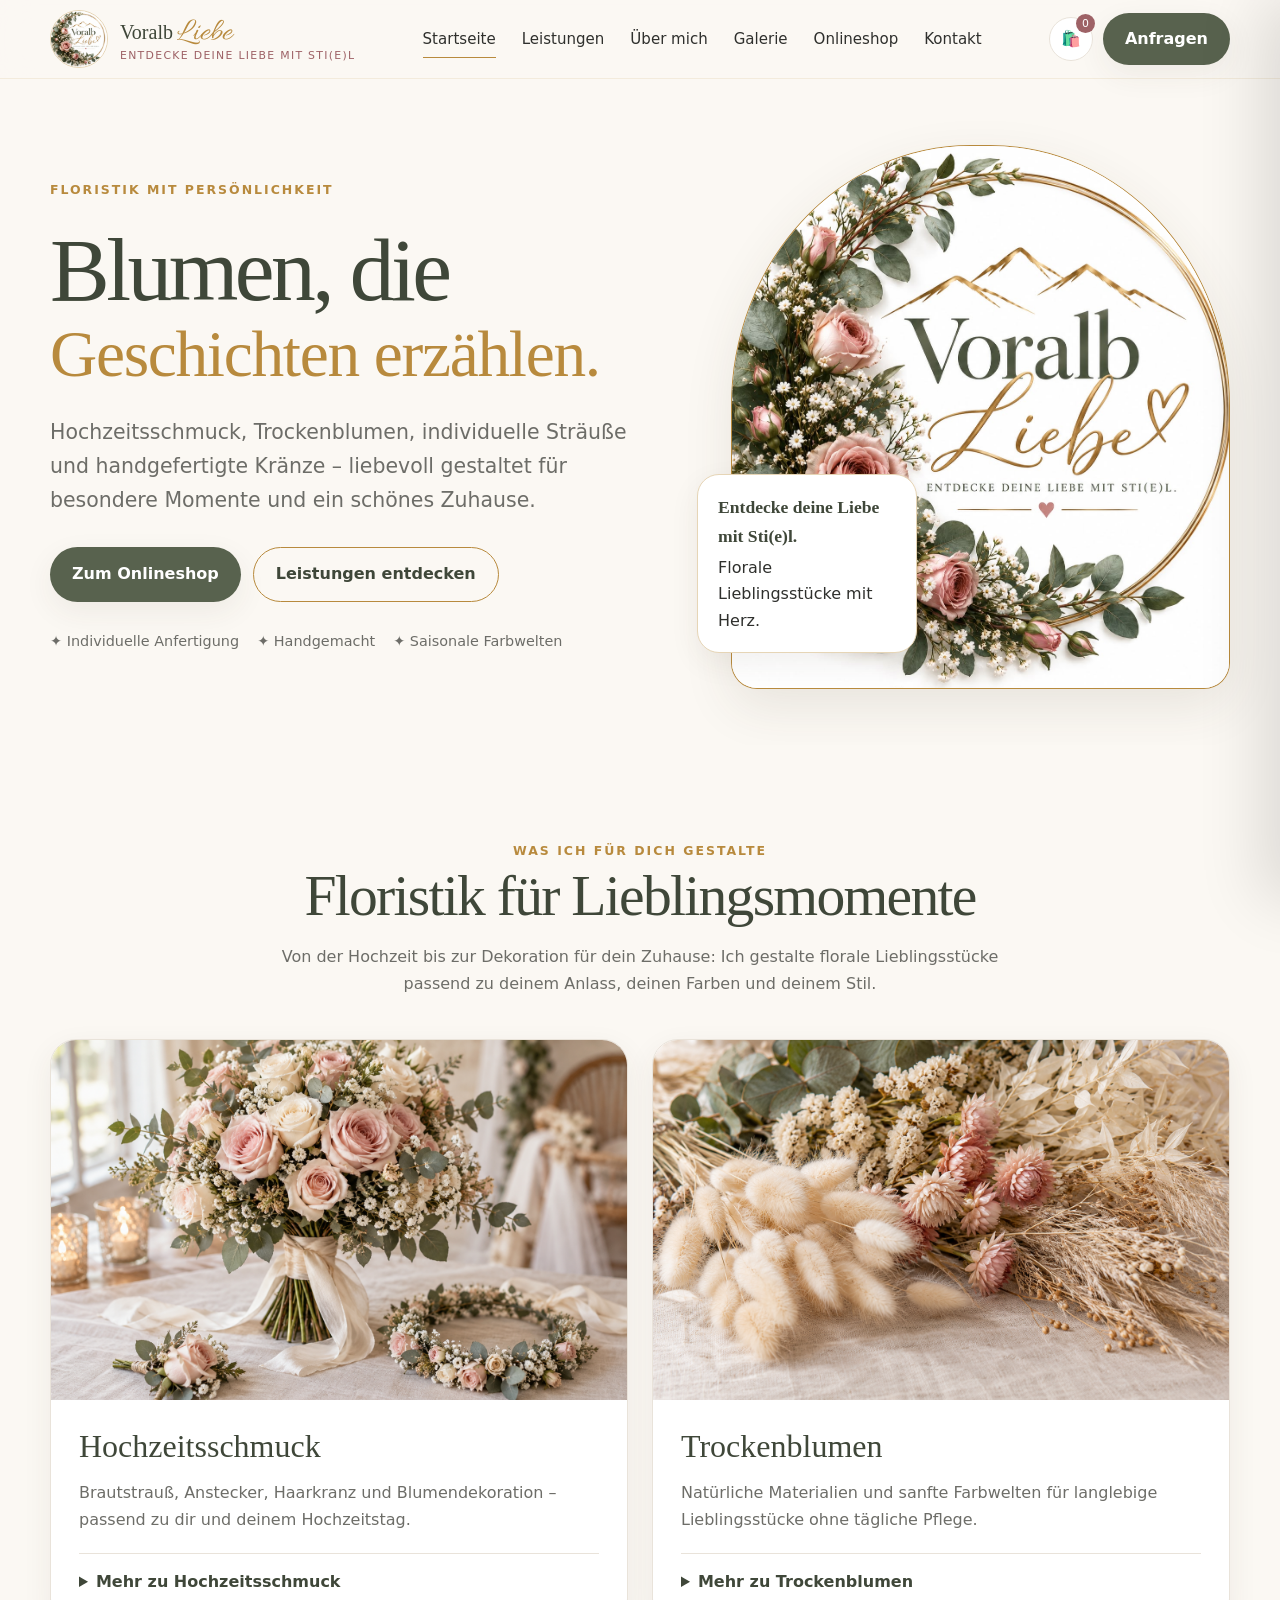
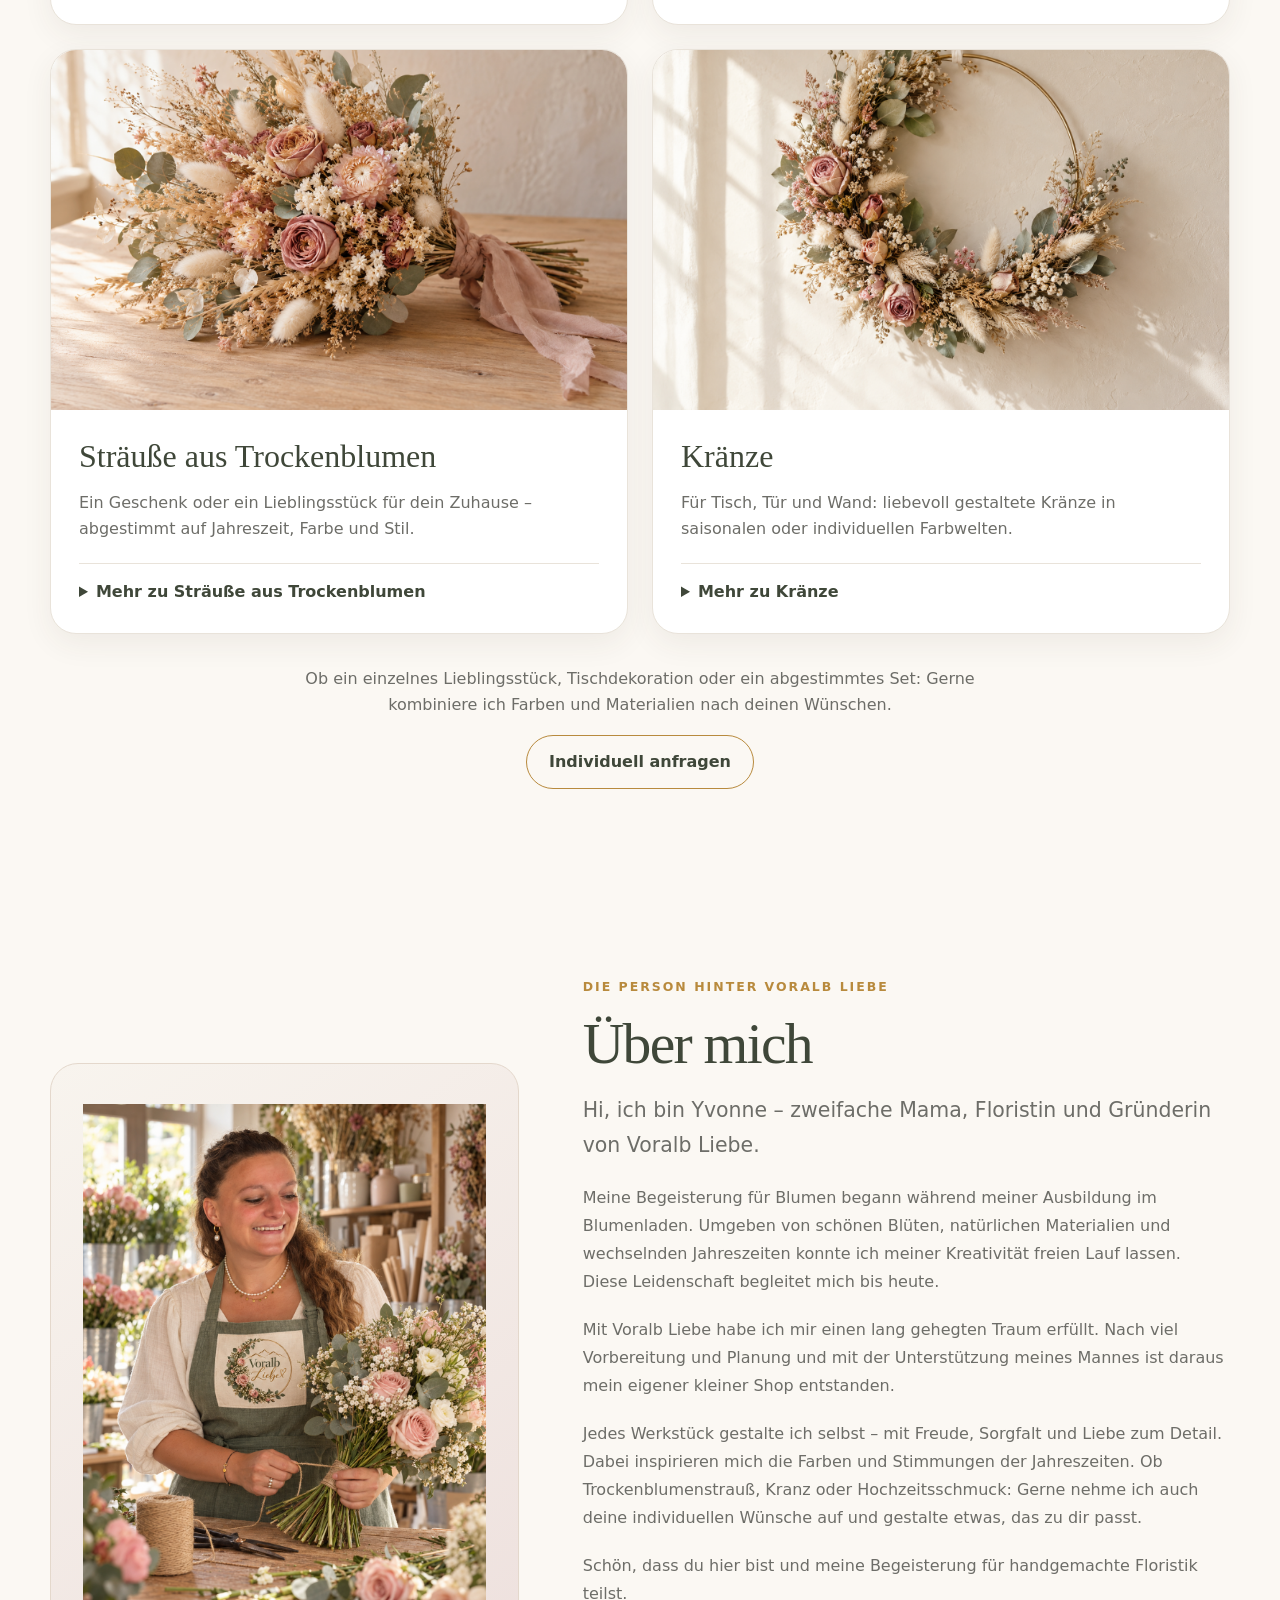
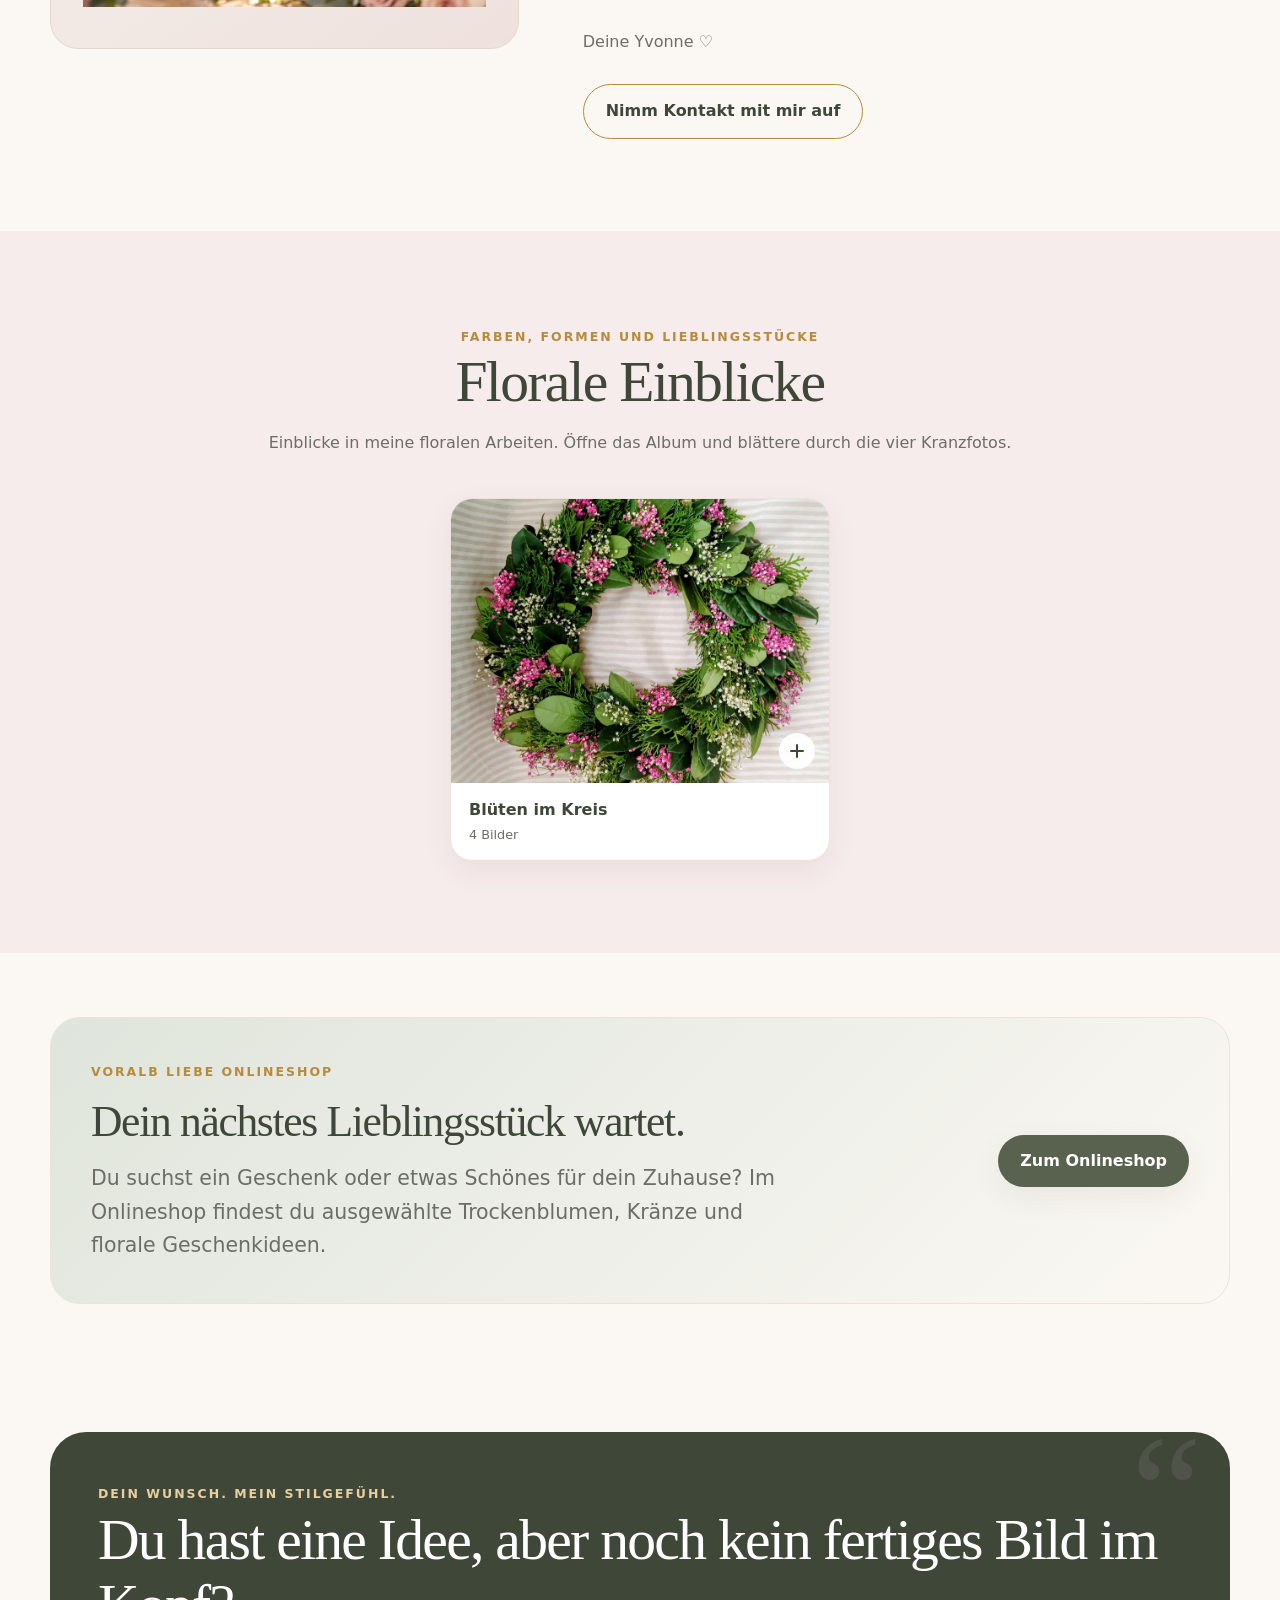
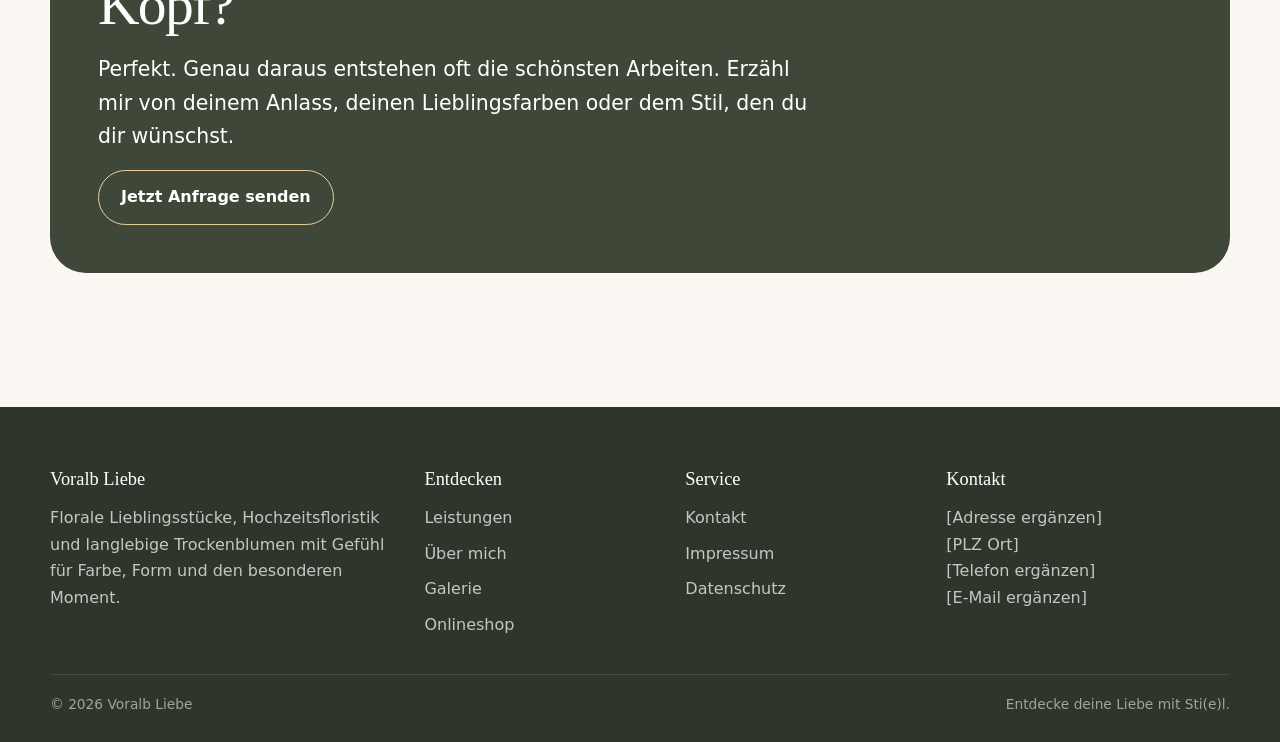
<file: index.html>
<!doctype html><html lang="de"><head><meta charset="utf-8"><meta name="viewport" content="width=device-width,initial-scale=1"><title>Voralb Liebe | Floristik, Trockenblumen & Hochzeitsschmuck</title><meta name="description" content="Voralb Liebe – handgemachte Floristik, Trockenblumen, Kränze, Sträuße und Hochzeitsschmuck. Entdecke deine Liebe mit Sti(e)l."><meta name="robots" content="index,follow"><link rel="canonical" href="https://voralbliebe.de/"><link rel="icon" href="logo-voralbliebe.jpg"><link rel="stylesheet" href="styles.css">
<meta property="og:title" content="Voralb Liebe | Floristik, Trockenblumen & Hochzeitsschmuck"><meta property="og:description" content="Voralb Liebe – handgemachte Floristik, Trockenblumen, Kränze, Sträuße und Hochzeitsschmuck. Entdecke deine Liebe mit Sti(e)l."><meta property="og:type" content="website"><meta property="og:locale" content="de_DE"><script type="application/ld+json">{"@context":"https://schema.org","@type":"Florist","name":"Voralb Liebe","url":"https://voralbliebe.de","description":"Voralb Liebe – handgemachte Floristik, Trockenblumen, Kränze, Sträuße und Hochzeitsschmuck. Entdecke deine Liebe mit Sti(e)l.","slogan":"Entdecke deine Liebe mit Sti(e)l"}</script></head><body><header class="header"><div class="container nav"><a class="brand" href="index.html"><img src="logo-voralbliebe.jpg" alt="Voralb Liebe Logo"><span class="brand-copy"><strong>Voralb <span class="brand-liebe">Liebe</span></strong><span>Entdecke deine Liebe mit Sti(e)l</span></span></a><nav class="navlinks" id="navLinks" aria-label="Hauptnavigation">
  <a href="index.html">Startseite</a>
  <a href="index.html#leistungen">Leistungen</a>
  <a href="index.html#ueber-mich">Über mich</a>
  <a href="index.html#galerie">Galerie</a>
  <a href="shop.html">Onlineshop</a>
  <a href="kontakt.html">Kontakt</a>
</nav><div class="nav-actions"><button class="icon-btn" id="cartBtn" aria-label="Warenkorb">🛍️<span class="cart-count">0</span></button><a class="btn btn-primary" href="kontakt.html">Anfragen</a><button class="menu-btn" id="menuBtn" type="button" aria-label="Menü öffnen" aria-controls="navLinks" aria-expanded="false">☰</button></div></div></header><main>
<section class="hero"><div class="container hero-grid"><div class="hero-copy"><div class="eyebrow">Floristik mit Persönlichkeit</div><h1>Blumen, die <span class="script">Geschichten erzählen.</span></h1><p class="lead">Hochzeitsschmuck, Trockenblumen, individuelle Sträuße und handgefertigte Kränze – liebevoll gestaltet für besondere Momente und ein schönes Zuhause.</p><div class="hero-actions"><a class="btn btn-primary" href="shop.html">Zum Onlineshop</a><a class="btn btn-secondary" href="#leistungen">Leistungen entdecken</a></div><div class="hero-note"><span>✦ Individuelle Anfertigung</span><span>✦ Handgemacht</span><span>✦ Saisonale Farbwelten</span></div></div><div class="hero-visual"><div class="hero-frame"><img src="logo-voralbliebe.jpg" alt="Voralb Liebe – florales Logo"></div><div class="hero-badge"><strong>Entdecke deine Liebe mit Sti(e)l.</strong><span>Florale Lieblingsstücke mit Herz.</span></div></div></div></section>

<section class="section" id="leistungen" aria-labelledby="leistungen-title">
  <div class="container">
    <div class="section-head center">
      <span class="eyebrow">Was ich für dich gestalte</span>
      <h2 id="leistungen-title">Floristik für Lieblingsmomente</h2>
      <p>Von der Hochzeit bis zur Dekoration für dein Zuhause: Ich gestalte florale Lieblingsstücke passend zu deinem Anlass, deinen Farben und deinem Stil.</p>
    </div>
    <div class="service-overview"><article class="service-feature" id="hochzeit">
  <img class="service-feature-image" src="Zarter%20Brautstrau%C3%9F%20mit%20Boutonni%C3%A8re%20und%20Haarkranz.png" alt="Hochzeitsschmuck in Rosé-, Creme- und Naturtönen" loading="lazy" decoding="async" width="1448" height="1086">
  <div class="service-feature-copy">
    <h3>Hochzeitsschmuck</h3>
    <p>Brautstrauß, Anstecker, Haarkranz und Blumendekoration – passend zu dir und deinem Hochzeitstag.</p>
    <details class="service-details"><summary>Mehr zu Hochzeitsschmuck</summary><ul><li>Brautstrauß – gebunden oder als Hoop, auf Wunsch auch mit abgewinkelter Rose</li><li>Anstecker für ihn &amp; sie</li><li>Blumenhaarkranz</li><li>Individuelle Gestaltung nach deinem Wunsch und deiner Hochzeitsdekoration</li><li>Ausgewählte Blumen später auch im Shop erhältlich</li></ul></details>
  </div>
</article>
<article class="service-feature" id="trockenblumen">
  <img class="service-feature-image" src="Getrocknete%20Bl%C3%BCten%20in%20zarten%20Naturt%C3%B6nen.png" alt="Trockenblumen in Rosé-, Creme- und Naturtönen" loading="lazy" decoding="async" width="1448" height="1086">
  <div class="service-feature-copy">
    <h3>Trockenblumen</h3>
    <p>Natürliche Materialien und sanfte Farbwelten für langlebige Lieblingsstücke ohne tägliche Pflege.</p>
    <details class="service-details"><summary>Mehr zu Trockenblumen</summary><ul><li>Besonders langlebig</li><li>Benötigen kein Wasser</li><li>Keine direkte Sonne – so bleiben Farben möglichst lange schön</li><li>Harmonische Farbkombinationen</li><li>Stelle dir deinen eigenen Strauß zusammen</li></ul></details>
  </div>
</article>
<article class="service-feature" id="straeusse">
  <img class="service-feature-image" src="Handgebundener%20Trockenblumenstrau%C3%9F%20in%20Altrosa.png" alt="Sträuße aus Trockenblumen in Rosé-, Creme- und Naturtönen" loading="lazy" decoding="async" width="1448" height="1086">
  <div class="service-feature-copy">
    <h3>Sträuße aus Trockenblumen</h3>
    <p>Ein Geschenk oder ein Lieblingsstück für dein Zuhause – abgestimmt auf Jahreszeit, Farbe und Stil.</p>
    <details class="service-details"><summary>Mehr zu Sträuße aus Trockenblumen</summary><ul><li>Sträuße passend zu jeder Jahreszeit</li><li>Individuell bestellbar nach deinem Wunsch</li><li>Farbwelt und Stil frei kombinierbar</li><li>Ausgewählte Varianten im Onlineshop</li></ul></details>
  </div>
</article>
<article class="service-feature" id="kraenze">
  <img class="service-feature-image" src="Zarter%20Trockenblumenkranz%20mit%20Eukalyptus.png" alt="Kränze in Rosé-, Creme- und Naturtönen" loading="lazy" decoding="async" width="1448" height="1086">
  <div class="service-feature-copy">
    <h3>Kränze</h3>
    <p>Für Tisch, Tür und Wand: liebevoll gestaltete Kränze in saisonalen oder individuellen Farbwelten.</p>
    <details class="service-details"><summary>Mehr zu Kränze</summary><ul><li>Blumenkränze für den Tisch</li><li>Türkränze</li><li>Blumenkränze zur Wandgestaltung</li><li>Saisonale und individuelle Ausführungen</li></ul></details>
  </div>
</article></div>
    <div class="service-closing">
      <p>Ob ein einzelnes Lieblingsstück, Tischdekoration oder ein abgestimmtes Set: Gerne kombiniere ich Farben und Materialien nach deinen Wünschen.</p>
      <a class="btn btn-secondary" href="kontakt.html">Individuell anfragen</a>
    </div>
  </div>
</section>

<section class="section" id="ueber-mich" aria-labelledby="ueber-mich-title">
  <div class="container about-grid">
    <!-- Diesen gesamten figure-Block später durch dein Porträtfoto ersetzen. -->
    <figure class="about-portrait"> 
	  <img src="Floristin bindet einen handgebundenen Strauß.png" alt="Yvonne von Voralb Liebe beim Binden eines Blumenstraußes">
	</figure>

    <div class="about-copy">
  <span class="eyebrow">Die Person hinter Voralb Liebe</span>
  <h2 id="ueber-mich-title">Über mich</h2>

  <p class="lead">
    Hi, ich bin Yvonne – zweifache Mama, Floristin und Gründerin von Voralb Liebe.
  </p>

  <p>
    Meine Begeisterung für Blumen begann während meiner Ausbildung im Blumenladen.
    Umgeben von schönen Blüten, natürlichen Materialien und wechselnden Jahreszeiten
    konnte ich meiner Kreativität freien Lauf lassen. Diese Leidenschaft begleitet
    mich bis heute.
  </p>

  <p>
    Mit Voralb Liebe habe ich mir einen lang gehegten Traum erfüllt.
    Nach viel Vorbereitung und Planung und mit der Unterstützung meines Mannes
    ist daraus mein eigener kleiner Shop entstanden.
  </p>

  <p>
    Jedes Werkstück gestalte ich selbst – mit Freude, Sorgfalt und Liebe zum Detail.
    Dabei inspirieren mich die Farben und Stimmungen der Jahreszeiten.
    Ob Trockenblumenstrauß, Kranz oder Hochzeitsschmuck: Gerne nehme ich auch deine
    individuellen Wünsche auf und gestalte etwas, das zu dir passt.
  </p>

  <p>
    Schön, dass du hier bist und meine Begeisterung für handgemachte Floristik teilst.
  </p>

  <p>Deine Yvonne ♡</p>

  <a class="btn btn-secondary" href="kontakt.html">
    Nimm Kontakt mit mir auf
  </a>
</div>
  </div>
</section>

<section class="section" id="galerie" aria-labelledby="galerie-title">
  <div class="container">
    <div class="section-head center"><span class="eyebrow">Farben, Formen und Lieblingsstücke</span><h2 id="galerie-title">Florale Einblicke</h2><p>Einblicke in meine floralen Arbeiten. Öffne das Album und blättere durch die vier Kranzfotos.</p></div>
    <div class="gallery-grid gallery-single"><a class="gallery-item" href="Kranz%201.jpg" data-gallery="kraenze" data-caption="Blüten im Kreis" aria-label="Blüten im Kreis – Album mit 4 Bildern öffnen">
<figure><div class="gallery-image-wrap"><img src="Kranz%201.jpg" alt="Handgefertigter floraler Kranz von Voralb Liebe" loading="lazy" decoding="async"><span class="gallery-zoom" aria-hidden="true"></span></div><figcaption>Blüten im Kreis<span class="gallery-count">4 Bilder</span></figcaption></figure></a></div>
  </div>
</section>

<section class="section-sm" id="shop-teaser" aria-labelledby="shop-teaser-title">
  <div class="container shop-teaser">
    <div><span class="eyebrow">Voralb Liebe Onlineshop</span><h2 id="shop-teaser-title">Dein nächstes Lieblingsstück wartet.</h2><p class="lead">Du suchst ein Geschenk oder etwas Schönes für dein Zuhause? Im Onlineshop findest du ausgewählte Trockenblumen, Kränze und florale Geschenkideen.</p></div>
    <a class="btn btn-primary" href="shop.html">Zum Onlineshop</a>
  </div>
</section>

<section class="section-sm"><div class="container testimonial"><span class="eyebrow" style="color:#e8cf9f">Dein Wunsch. Mein Stilgefühl.</span><h2>Du hast eine Idee, aber noch kein fertiges Bild im Kopf?</h2><p class="lead">Perfekt. Genau daraus entstehen oft die schönsten Arbeiten. Erzähl mir von deinem Anlass, deinen Lieblingsfarben oder dem Stil, den du dir wünschst.</p><a class="btn btn-secondary" href="kontakt.html" style="color:#fff;border-color:#e8cf9f">Jetzt Anfrage senden</a></div></section>
</main><footer class="footer"><div class="container"><div class="footer-grid"><div><h3>Voralb Liebe</h3><p>Florale Lieblingsstücke, Hochzeitsfloristik und langlebige Trockenblumen mit Gefühl für Farbe, Form und den besonderen Moment.</p></div><div><h3>Entdecken</h3><div class="footer-links">
  <a href="index.html#leistungen">Leistungen</a>
  <a href="index.html#ueber-mich">Über mich</a>
  <a href="index.html#galerie">Galerie</a>
  <a href="shop.html">Onlineshop</a>
</div></div><div><h3>Service</h3><div class="footer-links"><a href="kontakt.html">Kontakt</a><a href="impressum.html">Impressum</a><a href="datenschutz.html">Datenschutz</a></div></div><div><h3>Kontakt</h3><p>[Adresse ergänzen]<br>[PLZ Ort]<br>[Telefon ergänzen]<br>[E-Mail ergänzen]</p></div></div><div class="footer-bottom"><span>© <span id="year"></span> Voralb Liebe</span><span>Entdecke deine Liebe mit Sti(e)l.</span></div></div></footer>
<div class="cart-drawer" id="cartDrawer" aria-hidden="true" inert><div class="cart-overlay"></div><aside class="cart-panel" role="dialog" aria-modal="true" aria-label="Dein Warenkorb" tabindex="-1"><div class="cart-head"><h3>Dein Warenkorb</h3><button class="icon-btn" id="cartClose" aria-label="Schließen">×</button></div><div class="cart-items" id="cartItems"></div><div class="cart-total"><div class="cart-total-row"><span>Gesamt</span><strong id="cartTotal">0,00 €</strong></div><button class="btn btn-primary" id="checkoutBtn" style="width:100%">Zur Bestellanfrage</button><p class="notice" style="margin-top:10px">Noch keine Online-Zahlung integriert. Die Bestellung wird als Anfrage übermittelt.</p></div></aside></div>
<div class="checkout-modal" id="checkoutModal" aria-hidden="true" inert><div class="checkout-box" role="dialog" aria-modal="true" aria-label="Deine Bestellanfrage" tabindex="-1"><div class="cart-head"><div><span class="eyebrow">Bestellanfrage</span><h3 style="margin:6px 0 0">Deine Bestellung</h3></div><button class="icon-btn" id="checkoutClose" aria-label="Schließen">×</button></div><form id="checkoutForm" action="order.php" method="post" style="margin-top:20px"><input type="text" name="website" style="display:none" tabindex="-1" autocomplete="off"><input type="hidden" name="items" id="orderItems"><div class="form-grid"><div><label for="orderName">Name *</label><input class="field" id="orderName" name="name" autocomplete="name" maxlength="120" required></div><div><label for="orderEmail">E-Mail *</label><input class="field" id="orderEmail" name="email" type="email" autocomplete="email" maxlength="254" required></div><div class="full"><label for="orderAddress">Adresse</label><input class="field" id="orderAddress" name="address" autocomplete="street-address" maxlength="500"></div><div class="full"><label for="orderNote">Hinweis zur Bestellung</label><textarea class="field" id="orderNote" name="note" maxlength="10000"></textarea></div><div class="full"><label><input type="checkbox" name="privacy" value="1" required> Ich stimme der Verarbeitung meiner Angaben zur Bearbeitung der Anfrage zu. <a href="datenschutz.html">Datenschutzhinweise</a></label></div></div><div class="alert" id="orderAlert" role="status" aria-live="polite"></div><button class="btn btn-primary" type="submit">Bestellanfrage senden</button></form></div></div>
<script src="products.js"></script><script src="main.js"></script><script src="forms.js"></script>
<dialog class="gallery-dialog" id="galleryDialog" aria-labelledby="galleryDialogCaption">
  <div class="gallery-dialog-toolbar"><span id="galleryDialogCounter" aria-live="polite"></span><button class="icon-btn" id="galleryDialogClose" type="button" aria-label="Galerie schließen" autofocus>×</button></div>
  <div class="gallery-dialog-picture"><img id="galleryDialogImage" alt=""><button class="gallery-direction gallery-prev" id="galleryDialogPrev" type="button" aria-label="Vorheriges Bild">‹</button><button class="gallery-direction gallery-next" id="galleryDialogNext" type="button" aria-label="Nächstes Bild">›</button></div>
  <p id="galleryDialogCaption"></p>
</dialog>
<!-- Weitere Bilder pro Kachel hier ergänzen: src, alt und caption. -->
<script type="application/json" id="galleryAlbums">
{
  "kraenze": [
    {
      "src": "Kranz%201.jpg",
      "alt": "Handgefertigter Kranz von Voralb Liebe – Foto 1",
      "caption": "Blüten im Kreis – Foto 1"
    },
    {
      "src": "Kranz%202.jpg",
      "alt": "Handgefertigter Kranz von Voralb Liebe – Foto 2",
      "caption": "Blüten im Kreis – Foto 2"
    },
    {
      "src": "Kranz%203.jpg",
      "alt": "Handgefertigter Kranz von Voralb Liebe – Foto 3",
      "caption": "Blüten im Kreis – Foto 3"
    },
    {
      "src": "Kranz%204.jpg",
      "alt": "Handgefertigter Kranz von Voralb Liebe – Foto 4",
      "caption": "Blüten im Kreis – Foto 4"
    }
  ]
}
</script>
<!-- Galerie-Steuerung direkt eingebunden: kein veraltetes gallery.js aus dem Browsercache. -->
<script>
'use strict';

function initGallery() {
  const links = [...document.querySelectorAll('[data-gallery]')];
  const dialog = document.querySelector('#galleryDialog');
  if (!links.length || !dialog || typeof dialog.showModal !== 'function') return;
  const image = document.querySelector('#galleryDialogImage');
  const caption = document.querySelector('#galleryDialogCaption');
  const counter = document.querySelector('#galleryDialogCounter');
  const closeButton = document.querySelector('#galleryDialogClose');
  const previousButton = document.querySelector('#galleryDialogPrev');
  const nextButton = document.querySelector('#galleryDialogNext');
  let albums = {};
  try { albums = JSON.parse(document.querySelector('#galleryAlbums')?.textContent || '{}'); } catch (error) { console.warn('Galerie-Alben konnten nicht geladen werden.', error); }
  let activeImages = [];
  let currentIndex = 0;
  let returnFocus = null;
  let touchStart = null;

  function showImage(index) {
    if (!activeImages.length) return;
    currentIndex = (index + activeImages.length) % activeImages.length;
    const photo = activeImages[currentIndex];
    image.src = photo.src;
    image.alt = photo.alt || photo.caption || 'Florale Inspiration';
    caption.textContent = photo.caption || image.alt;
    counter.textContent = `${currentIndex + 1} / ${activeImages.length}`;
    previousButton.hidden = nextButton.hidden = activeImages.length < 2;
  }

  function restorePage() {
    const anotherDialogOpen = document.querySelector('#cartDrawer.open, #checkoutModal.open');
    document.body.style.overflow = anotherDialogOpen ? 'hidden' : '';
    if (returnFocus?.isConnected) returnFocus.focus();
  }

  function closeGallery() {
    if (dialog.open) dialog.close();
  }

  links.forEach((link) => link.addEventListener('click', event => {
    event.preventDefault();
    returnFocus = link;
    const configured = albums[link.dataset.gallery];
    activeImages = Array.isArray(configured) ? configured.filter(photo => photo && typeof photo.src === 'string' && photo.src.trim()) : [];
    if (!activeImages.length) activeImages = [{ src: link.href, alt: link.querySelector('img')?.alt, caption: link.dataset.caption }];
    showImage(0);
    dialog.showModal();
    document.body.style.overflow = 'hidden';
    closeButton.focus();
  }));
  closeButton.addEventListener('click', closeGallery);
  previousButton.addEventListener('click', () => showImage(currentIndex - 1));
  nextButton.addEventListener('click', () => showImage(currentIndex + 1));
  dialog.addEventListener('close', restorePage);
  dialog.addEventListener('cancel', event => { event.preventDefault(); closeGallery(); });
  dialog.addEventListener('keydown', event => {
    if (event.key === 'ArrowLeft') { event.preventDefault(); showImage(currentIndex - 1); }
    if (event.key === 'ArrowRight') { event.preventDefault(); showImage(currentIndex + 1); }
  });
  dialog.addEventListener('click', event => {
    if (event.target !== dialog) return;
    const bounds = dialog.getBoundingClientRect();
    if (event.clientX < bounds.left || event.clientX > bounds.right || event.clientY < bounds.top || event.clientY > bounds.bottom) closeGallery();
  });
  image.addEventListener('touchstart', event => {
    if (event.touches.length === 1) touchStart = { x: event.touches[0].clientX, y: event.touches[0].clientY };
    else touchStart = null;
  }, { passive: true });
  image.addEventListener('touchcancel', () => { touchStart = null; }, { passive: true });
  image.addEventListener('touchend', event => {
    if (!touchStart || !event.changedTouches.length) return;
    const dx = event.changedTouches[0].clientX - touchStart.x;
    const dy = event.changedTouches[0].clientY - touchStart.y;
    touchStart = null;
    if (Math.abs(dx) > 50 && Math.abs(dx) > Math.abs(dy) * 1.2) showImage(currentIndex + (dx < 0 ? 1 : -1));
  }, { passive: true });
}

if (document.readyState === 'loading') document.addEventListener('DOMContentLoaded', initGallery);
else initGallery();

</script>
</body></html>
</file>
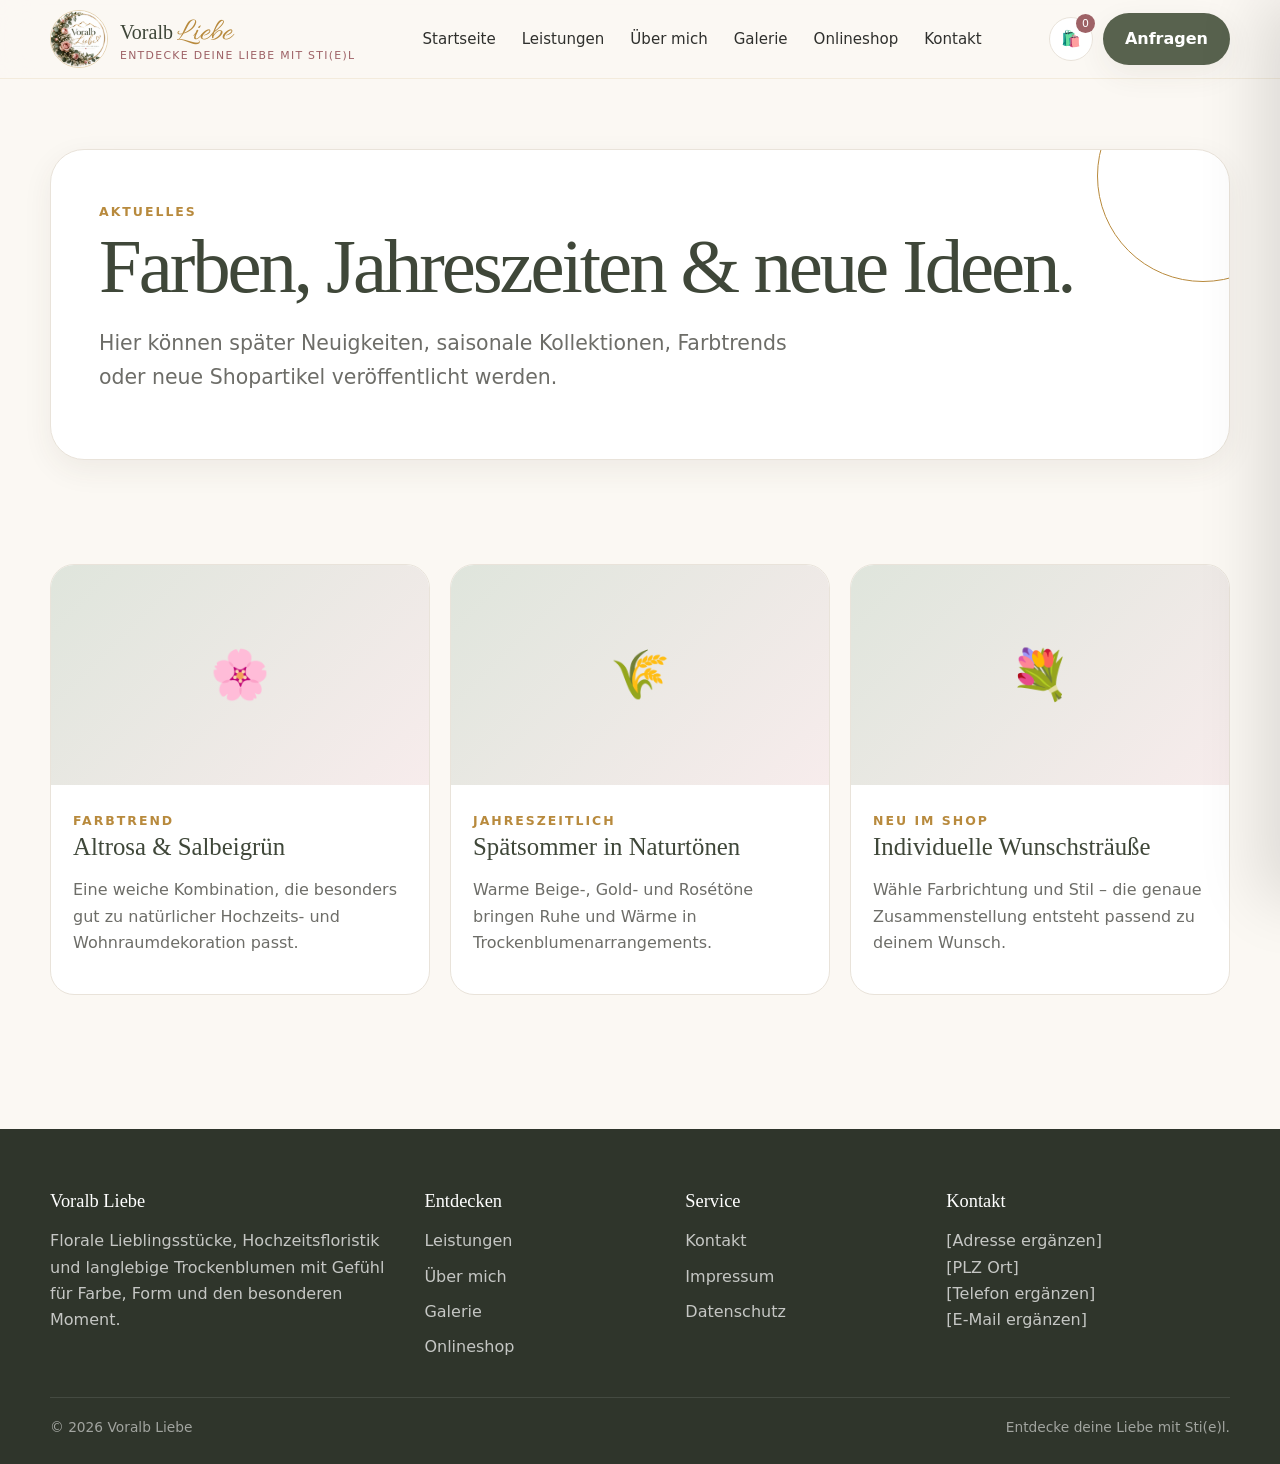
<file: aktuelles.html>
<!doctype html><html lang="de"><head><meta charset="utf-8"><meta name="viewport" content="width=device-width,initial-scale=1"><title>Aktuelles | Voralb Liebe</title><meta name="description" content="Aktuelle Farbtrends, saisonale Floristik und Neuigkeiten von Voralb Liebe."><meta name="robots" content="index,follow"><link rel="canonical" href="https://voralbliebe.de/aktuelles.html"><link rel="icon" href="logo-voralbliebe.jpg"><link rel="stylesheet" href="styles.css"><meta property="og:title" content="Aktuelles | Voralb Liebe"><meta property="og:description" content="Aktuelle Farbtrends, saisonale Floristik und Neuigkeiten von Voralb Liebe."><meta property="og:type" content="website"><meta property="og:locale" content="de_DE"><script type="application/ld+json">{"@context":"https://schema.org","@type":"Florist","name":"Voralb Liebe","url":"https://voralbliebe.de","description":"Aktuelle Farbtrends, saisonale Floristik und Neuigkeiten von Voralb Liebe.","slogan":"Entdecke deine Liebe mit Sti(e)l"}</script></head><body><header class="header"><div class="container nav"><a class="brand" href="index.html"><img src="logo-voralbliebe.jpg" alt="Voralb Liebe Logo"><span class="brand-copy"><strong>Voralb <span class="brand-liebe">Liebe</span></strong><span>Entdecke deine Liebe mit Sti(e)l</span></span></a><nav class="navlinks" id="navLinks" aria-label="Hauptnavigation">
  <a href="index.html">Startseite</a>
  <a href="index.html#leistungen">Leistungen</a>
  <a href="index.html#ueber-mich">Über mich</a>
  <a href="index.html#galerie">Galerie</a>
  <a href="shop.html">Onlineshop</a>
  <a href="kontakt.html">Kontakt</a>
</nav><div class="nav-actions"><button class="icon-btn" id="cartBtn" aria-label="Warenkorb">🛍️<span class="cart-count">0</span></button><a class="btn btn-primary" href="kontakt.html">Anfragen</a><button class="menu-btn" id="menuBtn" type="button" aria-label="Menü öffnen" aria-controls="navLinks" aria-expanded="false">☰</button></div></div></header><main><section class="page-hero"><div class="container"><div class="inner"><span class="eyebrow">Aktuelles</span><h1 style="font-size:clamp(2.8rem,6vw,5.3rem)">Farben, Jahreszeiten & neue Ideen.</h1><p class="lead">Hier können später Neuigkeiten, saisonale Kollektionen, Farbtrends oder neue Shopartikel veröffentlicht werden.</p></div></div></section><section class="section-sm"><div class="container article-grid"><article class="article-card"><div class="thumb">🌸</div><div class="body"><span class="eyebrow">Farbtrend</span><h3>Altrosa & Salbeigrün</h3><p>Eine weiche Kombination, die besonders gut zu natürlicher Hochzeits- und Wohnraumdekoration passt.</p></div></article><article class="article-card"><div class="thumb">🌾</div><div class="body"><span class="eyebrow">Jahreszeitlich</span><h3>Spätsommer in Naturtönen</h3><p>Warme Beige-, Gold- und Rosétöne bringen Ruhe und Wärme in Trockenblumenarrangements.</p></div></article><article class="article-card"><div class="thumb">💐</div><div class="body"><span class="eyebrow">Neu im Shop</span><h3>Individuelle Wunschsträuße</h3><p>Wähle Farbrichtung und Stil – die genaue Zusammenstellung entsteht passend zu deinem Wunsch.</p></div></article></div></section></main><footer class="footer"><div class="container"><div class="footer-grid"><div><h3>Voralb Liebe</h3><p>Florale Lieblingsstücke, Hochzeitsfloristik und langlebige Trockenblumen mit Gefühl für Farbe, Form und den besonderen Moment.</p></div><div><h3>Entdecken</h3><div class="footer-links">
  <a href="index.html#leistungen">Leistungen</a>
  <a href="index.html#ueber-mich">Über mich</a>
  <a href="index.html#galerie">Galerie</a>
  <a href="shop.html">Onlineshop</a>
</div></div><div><h3>Service</h3><div class="footer-links"><a href="kontakt.html">Kontakt</a><a href="impressum.html">Impressum</a><a href="datenschutz.html">Datenschutz</a></div></div><div><h3>Kontakt</h3><p>[Adresse ergänzen]<br>[PLZ Ort]<br>[Telefon ergänzen]<br>[E-Mail ergänzen]</p></div></div><div class="footer-bottom"><span>© <span id="year"></span> Voralb Liebe</span><span>Entdecke deine Liebe mit Sti(e)l.</span></div></div></footer>
<div class="cart-drawer" id="cartDrawer" aria-hidden="true" inert><div class="cart-overlay"></div><aside class="cart-panel" role="dialog" aria-modal="true" aria-label="Dein Warenkorb" tabindex="-1"><div class="cart-head"><h3>Dein Warenkorb</h3><button class="icon-btn" id="cartClose" aria-label="Schließen">×</button></div><div class="cart-items" id="cartItems"></div><div class="cart-total"><div class="cart-total-row"><span>Gesamt</span><strong id="cartTotal">0,00 €</strong></div><button class="btn btn-primary" id="checkoutBtn" style="width:100%">Zur Bestellanfrage</button><p class="notice" style="margin-top:10px">Noch keine Online-Zahlung integriert. Die Bestellung wird als Anfrage übermittelt.</p></div></aside></div>
<div class="checkout-modal" id="checkoutModal" aria-hidden="true" inert><div class="checkout-box" role="dialog" aria-modal="true" aria-label="Deine Bestellanfrage" tabindex="-1"><div class="cart-head"><div><span class="eyebrow">Bestellanfrage</span><h3 style="margin:6px 0 0">Deine Bestellung</h3></div><button class="icon-btn" id="checkoutClose" aria-label="Schließen">×</button></div><form id="checkoutForm" action="order.php" method="post" style="margin-top:20px"><input type="text" name="website" style="display:none" tabindex="-1" autocomplete="off"><input type="hidden" name="items" id="orderItems"><div class="form-grid"><div><label for="orderName">Name *</label><input class="field" id="orderName" name="name" autocomplete="name" maxlength="120" required></div><div><label for="orderEmail">E-Mail *</label><input class="field" id="orderEmail" name="email" type="email" autocomplete="email" maxlength="254" required></div><div class="full"><label for="orderAddress">Adresse</label><input class="field" id="orderAddress" name="address" autocomplete="street-address" maxlength="500"></div><div class="full"><label for="orderNote">Hinweis zur Bestellung</label><textarea class="field" id="orderNote" name="note" maxlength="10000"></textarea></div><div class="full"><label><input type="checkbox" name="privacy" value="1" required> Ich stimme der Verarbeitung meiner Angaben zur Bearbeitung der Anfrage zu. <a href="datenschutz.html">Datenschutzhinweise</a></label></div></div><div class="alert" id="orderAlert" role="status" aria-live="polite"></div><button class="btn btn-primary" type="submit">Bestellanfrage senden</button></form></div></div>
<script src="products.js"></script><script src="main.js"></script><script src="forms.js"></script></body></html>
</file>
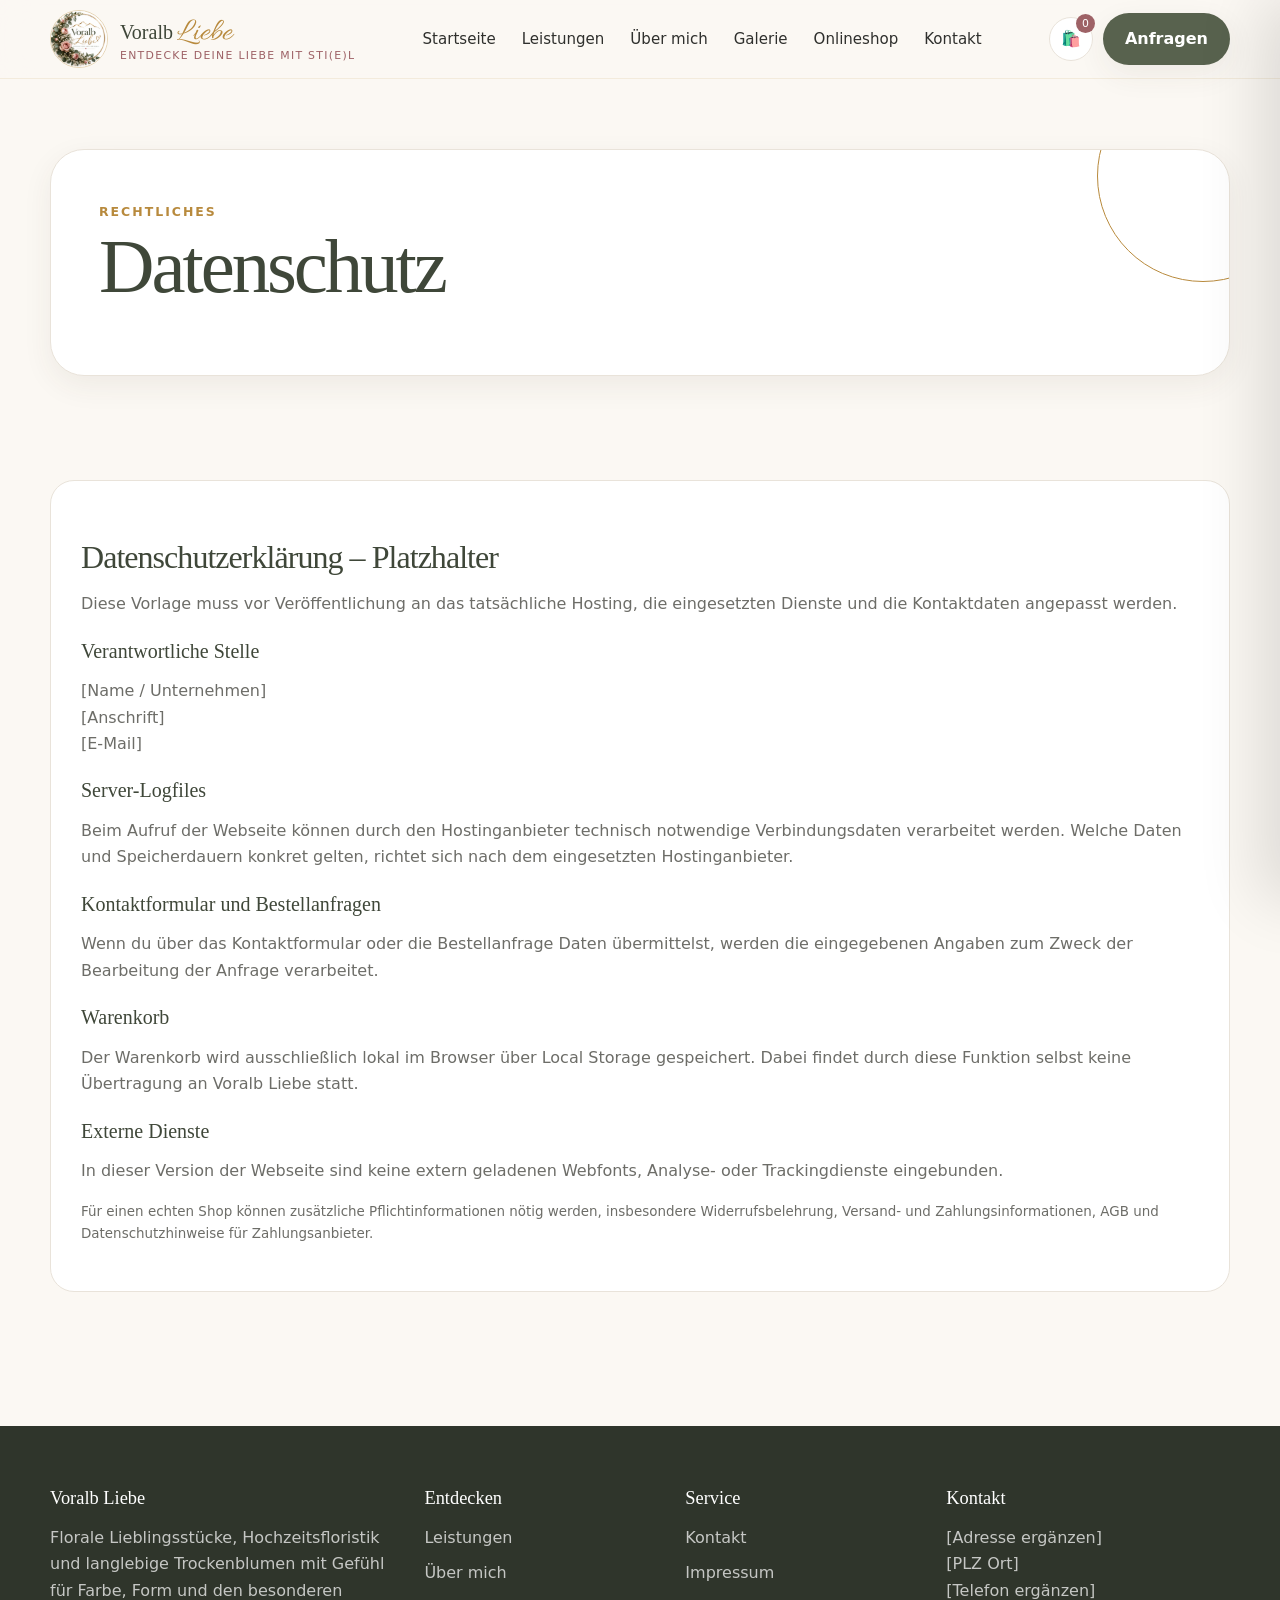
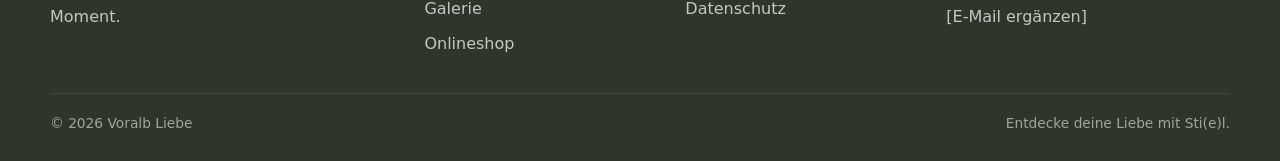
<file: datenschutz.html>
<!doctype html><html lang="de"><head><meta charset="utf-8"><meta name="viewport" content="width=device-width,initial-scale=1"><title>Datenschutz | Voralb Liebe</title><meta name="description" content="Datenschutzhinweise für die Webseite Voralb Liebe."><meta name="robots" content="index,follow"><link rel="canonical" href="https://voralbliebe.de/datenschutz.html"><link rel="icon" href="logo-voralbliebe.jpg"><link rel="stylesheet" href="styles.css"><meta property="og:title" content="Datenschutz | Voralb Liebe"><meta property="og:description" content="Datenschutzhinweise für die Webseite Voralb Liebe."><meta property="og:type" content="website"><meta property="og:locale" content="de_DE"><script type="application/ld+json">{"@context":"https://schema.org","@type":"Florist","name":"Voralb Liebe","url":"https://voralbliebe.de","description":"Datenschutzhinweise für die Webseite Voralb Liebe.","slogan":"Entdecke deine Liebe mit Sti(e)l"}</script></head><body><header class="header"><div class="container nav"><a class="brand" href="index.html"><img src="logo-voralbliebe.jpg" alt="Voralb Liebe Logo"><span class="brand-copy"><strong>Voralb <span class="brand-liebe">Liebe</span></strong><span>Entdecke deine Liebe mit Sti(e)l</span></span></a><nav class="navlinks" id="navLinks" aria-label="Hauptnavigation">
  <a href="index.html">Startseite</a>
  <a href="index.html#leistungen">Leistungen</a>
  <a href="index.html#ueber-mich">Über mich</a>
  <a href="index.html#galerie">Galerie</a>
  <a href="shop.html">Onlineshop</a>
  <a href="kontakt.html">Kontakt</a>
</nav><div class="nav-actions"><button class="icon-btn" id="cartBtn" aria-label="Warenkorb">🛍️<span class="cart-count">0</span></button><a class="btn btn-primary" href="kontakt.html">Anfragen</a><button class="menu-btn" id="menuBtn" type="button" aria-label="Menü öffnen" aria-controls="navLinks" aria-expanded="false">☰</button></div></div></header><main><section class="page-hero"><div class="container"><div class="inner"><span class="eyebrow">Rechtliches</span><h1 style="font-size:clamp(2.8rem,6vw,5.3rem)">Datenschutz</h1></div></div></section><section class="section-sm"><div class="container legal"><h2>Datenschutzerklärung – Platzhalter</h2><p>Diese Vorlage muss vor Veröffentlichung an das tatsächliche Hosting, die eingesetzten Dienste und die Kontaktdaten angepasst werden.</p><h3>Verantwortliche Stelle</h3><p>[Name / Unternehmen]<br>[Anschrift]<br>[E-Mail]</p><h3>Server-Logfiles</h3><p>Beim Aufruf der Webseite können durch den Hostinganbieter technisch notwendige Verbindungsdaten verarbeitet werden. Welche Daten und Speicherdauern konkret gelten, richtet sich nach dem eingesetzten Hostinganbieter.</p><h3>Kontaktformular und Bestellanfragen</h3><p>Wenn du über das Kontaktformular oder die Bestellanfrage Daten übermittelst, werden die eingegebenen Angaben zum Zweck der Bearbeitung der Anfrage verarbeitet.</p><h3>Warenkorb</h3><p>Der Warenkorb wird ausschließlich lokal im Browser über Local Storage gespeichert. Dabei findet durch diese Funktion selbst keine Übertragung an Voralb Liebe statt.</p><h3>Externe Dienste</h3><p>In dieser Version der Webseite sind keine extern geladenen Webfonts, Analyse- oder Trackingdienste eingebunden.</p><p class="notice">Für einen echten Shop können zusätzliche Pflichtinformationen nötig werden, insbesondere Widerrufsbelehrung, Versand- und Zahlungsinformationen, AGB und Datenschutzhinweise für Zahlungsanbieter.</p></div></section></main><footer class="footer"><div class="container"><div class="footer-grid"><div><h3>Voralb Liebe</h3><p>Florale Lieblingsstücke, Hochzeitsfloristik und langlebige Trockenblumen mit Gefühl für Farbe, Form und den besonderen Moment.</p></div><div><h3>Entdecken</h3><div class="footer-links">
  <a href="index.html#leistungen">Leistungen</a>
  <a href="index.html#ueber-mich">Über mich</a>
  <a href="index.html#galerie">Galerie</a>
  <a href="shop.html">Onlineshop</a>
</div></div><div><h3>Service</h3><div class="footer-links"><a href="kontakt.html">Kontakt</a><a href="impressum.html">Impressum</a><a href="datenschutz.html">Datenschutz</a></div></div><div><h3>Kontakt</h3><p>[Adresse ergänzen]<br>[PLZ Ort]<br>[Telefon ergänzen]<br>[E-Mail ergänzen]</p></div></div><div class="footer-bottom"><span>© <span id="year"></span> Voralb Liebe</span><span>Entdecke deine Liebe mit Sti(e)l.</span></div></div></footer>
<div class="cart-drawer" id="cartDrawer" aria-hidden="true" inert><div class="cart-overlay"></div><aside class="cart-panel" role="dialog" aria-modal="true" aria-label="Dein Warenkorb" tabindex="-1"><div class="cart-head"><h3>Dein Warenkorb</h3><button class="icon-btn" id="cartClose" aria-label="Schließen">×</button></div><div class="cart-items" id="cartItems"></div><div class="cart-total"><div class="cart-total-row"><span>Gesamt</span><strong id="cartTotal">0,00 €</strong></div><button class="btn btn-primary" id="checkoutBtn" style="width:100%">Zur Bestellanfrage</button><p class="notice" style="margin-top:10px">Noch keine Online-Zahlung integriert. Die Bestellung wird als Anfrage übermittelt.</p></div></aside></div>
<div class="checkout-modal" id="checkoutModal" aria-hidden="true" inert><div class="checkout-box" role="dialog" aria-modal="true" aria-label="Deine Bestellanfrage" tabindex="-1"><div class="cart-head"><div><span class="eyebrow">Bestellanfrage</span><h3 style="margin:6px 0 0">Deine Bestellung</h3></div><button class="icon-btn" id="checkoutClose" aria-label="Schließen">×</button></div><form id="checkoutForm" action="order.php" method="post" style="margin-top:20px"><input type="text" name="website" style="display:none" tabindex="-1" autocomplete="off"><input type="hidden" name="items" id="orderItems"><div class="form-grid"><div><label for="orderName">Name *</label><input class="field" id="orderName" name="name" autocomplete="name" maxlength="120" required></div><div><label for="orderEmail">E-Mail *</label><input class="field" id="orderEmail" name="email" type="email" autocomplete="email" maxlength="254" required></div><div class="full"><label for="orderAddress">Adresse</label><input class="field" id="orderAddress" name="address" autocomplete="street-address" maxlength="500"></div><div class="full"><label for="orderNote">Hinweis zur Bestellung</label><textarea class="field" id="orderNote" name="note" maxlength="10000"></textarea></div><div class="full"><label><input type="checkbox" name="privacy" value="1" required> Ich stimme der Verarbeitung meiner Angaben zur Bearbeitung der Anfrage zu. <a href="datenschutz.html">Datenschutzhinweise</a></label></div></div><div class="alert" id="orderAlert" role="status" aria-live="polite"></div><button class="btn btn-primary" type="submit">Bestellanfrage senden</button></form></div></div>
<script src="products.js"></script><script src="main.js"></script><script src="forms.js"></script></body></html>
</file>
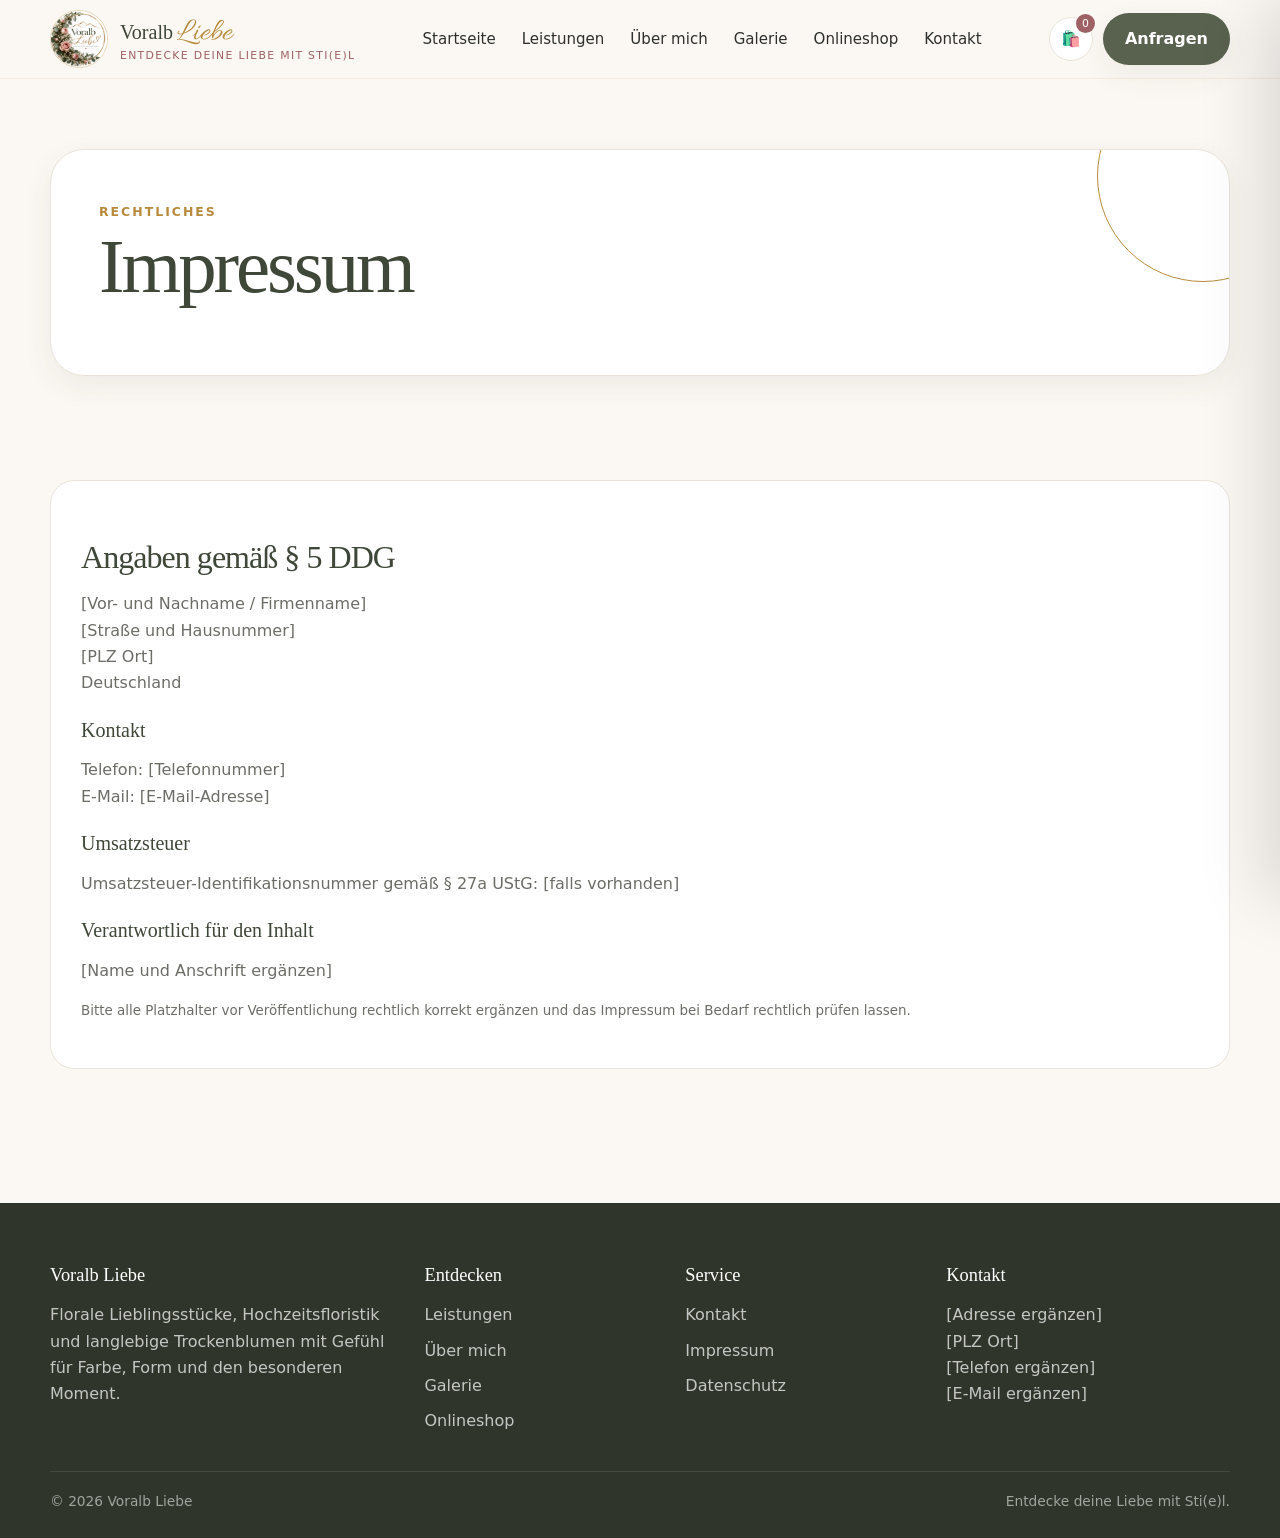
<file: impressum.html>
<!doctype html><html lang="de"><head><meta charset="utf-8"><meta name="viewport" content="width=device-width,initial-scale=1"><title>Impressum | Voralb Liebe</title><meta name="description" content="Impressum der Webseite Voralb Liebe."><meta name="robots" content="index,follow"><link rel="canonical" href="https://voralbliebe.de/impressum.html"><link rel="icon" href="logo-voralbliebe.jpg"><link rel="stylesheet" href="styles.css"><meta property="og:title" content="Impressum | Voralb Liebe"><meta property="og:description" content="Impressum der Webseite Voralb Liebe."><meta property="og:type" content="website"><meta property="og:locale" content="de_DE"><script type="application/ld+json">{"@context":"https://schema.org","@type":"Florist","name":"Voralb Liebe","url":"https://voralbliebe.de","description":"Impressum der Webseite Voralb Liebe.","slogan":"Entdecke deine Liebe mit Sti(e)l"}</script></head><body><header class="header"><div class="container nav"><a class="brand" href="index.html"><img src="logo-voralbliebe.jpg" alt="Voralb Liebe Logo"><span class="brand-copy"><strong>Voralb <span class="brand-liebe">Liebe</span></strong><span>Entdecke deine Liebe mit Sti(e)l</span></span></a><nav class="navlinks" id="navLinks" aria-label="Hauptnavigation">
  <a href="index.html">Startseite</a>
  <a href="index.html#leistungen">Leistungen</a>
  <a href="index.html#ueber-mich">Über mich</a>
  <a href="index.html#galerie">Galerie</a>
  <a href="shop.html">Onlineshop</a>
  <a href="kontakt.html">Kontakt</a>
</nav><div class="nav-actions"><button class="icon-btn" id="cartBtn" aria-label="Warenkorb">🛍️<span class="cart-count">0</span></button><a class="btn btn-primary" href="kontakt.html">Anfragen</a><button class="menu-btn" id="menuBtn" type="button" aria-label="Menü öffnen" aria-controls="navLinks" aria-expanded="false">☰</button></div></div></header><main><section class="page-hero"><div class="container"><div class="inner"><span class="eyebrow">Rechtliches</span><h1 style="font-size:clamp(2.8rem,6vw,5.3rem)">Impressum</h1></div></div></section><section class="section-sm"><div class="container legal"><h2>Angaben gemäß § 5 DDG</h2><p>[Vor- und Nachname / Firmenname]<br>[Straße und Hausnummer]<br>[PLZ Ort]<br>Deutschland</p><h3>Kontakt</h3><p>Telefon: [Telefonnummer]<br>E-Mail: [E-Mail-Adresse]</p><h3>Umsatzsteuer</h3><p>Umsatzsteuer-Identifikationsnummer gemäß § 27a UStG: [falls vorhanden]</p><h3>Verantwortlich für den Inhalt</h3><p>[Name und Anschrift ergänzen]</p><p class="notice">Bitte alle Platzhalter vor Veröffentlichung rechtlich korrekt ergänzen und das Impressum bei Bedarf rechtlich prüfen lassen.</p></div></section></main><footer class="footer"><div class="container"><div class="footer-grid"><div><h3>Voralb Liebe</h3><p>Florale Lieblingsstücke, Hochzeitsfloristik und langlebige Trockenblumen mit Gefühl für Farbe, Form und den besonderen Moment.</p></div><div><h3>Entdecken</h3><div class="footer-links">
  <a href="index.html#leistungen">Leistungen</a>
  <a href="index.html#ueber-mich">Über mich</a>
  <a href="index.html#galerie">Galerie</a>
  <a href="shop.html">Onlineshop</a>
</div></div><div><h3>Service</h3><div class="footer-links"><a href="kontakt.html">Kontakt</a><a href="impressum.html">Impressum</a><a href="datenschutz.html">Datenschutz</a></div></div><div><h3>Kontakt</h3><p>[Adresse ergänzen]<br>[PLZ Ort]<br>[Telefon ergänzen]<br>[E-Mail ergänzen]</p></div></div><div class="footer-bottom"><span>© <span id="year"></span> Voralb Liebe</span><span>Entdecke deine Liebe mit Sti(e)l.</span></div></div></footer>
<div class="cart-drawer" id="cartDrawer" aria-hidden="true" inert><div class="cart-overlay"></div><aside class="cart-panel" role="dialog" aria-modal="true" aria-label="Dein Warenkorb" tabindex="-1"><div class="cart-head"><h3>Dein Warenkorb</h3><button class="icon-btn" id="cartClose" aria-label="Schließen">×</button></div><div class="cart-items" id="cartItems"></div><div class="cart-total"><div class="cart-total-row"><span>Gesamt</span><strong id="cartTotal">0,00 €</strong></div><button class="btn btn-primary" id="checkoutBtn" style="width:100%">Zur Bestellanfrage</button><p class="notice" style="margin-top:10px">Noch keine Online-Zahlung integriert. Die Bestellung wird als Anfrage übermittelt.</p></div></aside></div>
<div class="checkout-modal" id="checkoutModal" aria-hidden="true" inert><div class="checkout-box" role="dialog" aria-modal="true" aria-label="Deine Bestellanfrage" tabindex="-1"><div class="cart-head"><div><span class="eyebrow">Bestellanfrage</span><h3 style="margin:6px 0 0">Deine Bestellung</h3></div><button class="icon-btn" id="checkoutClose" aria-label="Schließen">×</button></div><form id="checkoutForm" action="order.php" method="post" style="margin-top:20px"><input type="text" name="website" style="display:none" tabindex="-1" autocomplete="off"><input type="hidden" name="items" id="orderItems"><div class="form-grid"><div><label for="orderName">Name *</label><input class="field" id="orderName" name="name" autocomplete="name" maxlength="120" required></div><div><label for="orderEmail">E-Mail *</label><input class="field" id="orderEmail" name="email" type="email" autocomplete="email" maxlength="254" required></div><div class="full"><label for="orderAddress">Adresse</label><input class="field" id="orderAddress" name="address" autocomplete="street-address" maxlength="500"></div><div class="full"><label for="orderNote">Hinweis zur Bestellung</label><textarea class="field" id="orderNote" name="note" maxlength="10000"></textarea></div><div class="full"><label><input type="checkbox" name="privacy" value="1" required> Ich stimme der Verarbeitung meiner Angaben zur Bearbeitung der Anfrage zu. <a href="datenschutz.html">Datenschutzhinweise</a></label></div></div><div class="alert" id="orderAlert" role="status" aria-live="polite"></div><button class="btn btn-primary" type="submit">Bestellanfrage senden</button></form></div></div>
<script src="products.js"></script><script src="main.js"></script><script src="forms.js"></script></body></html>
</file>
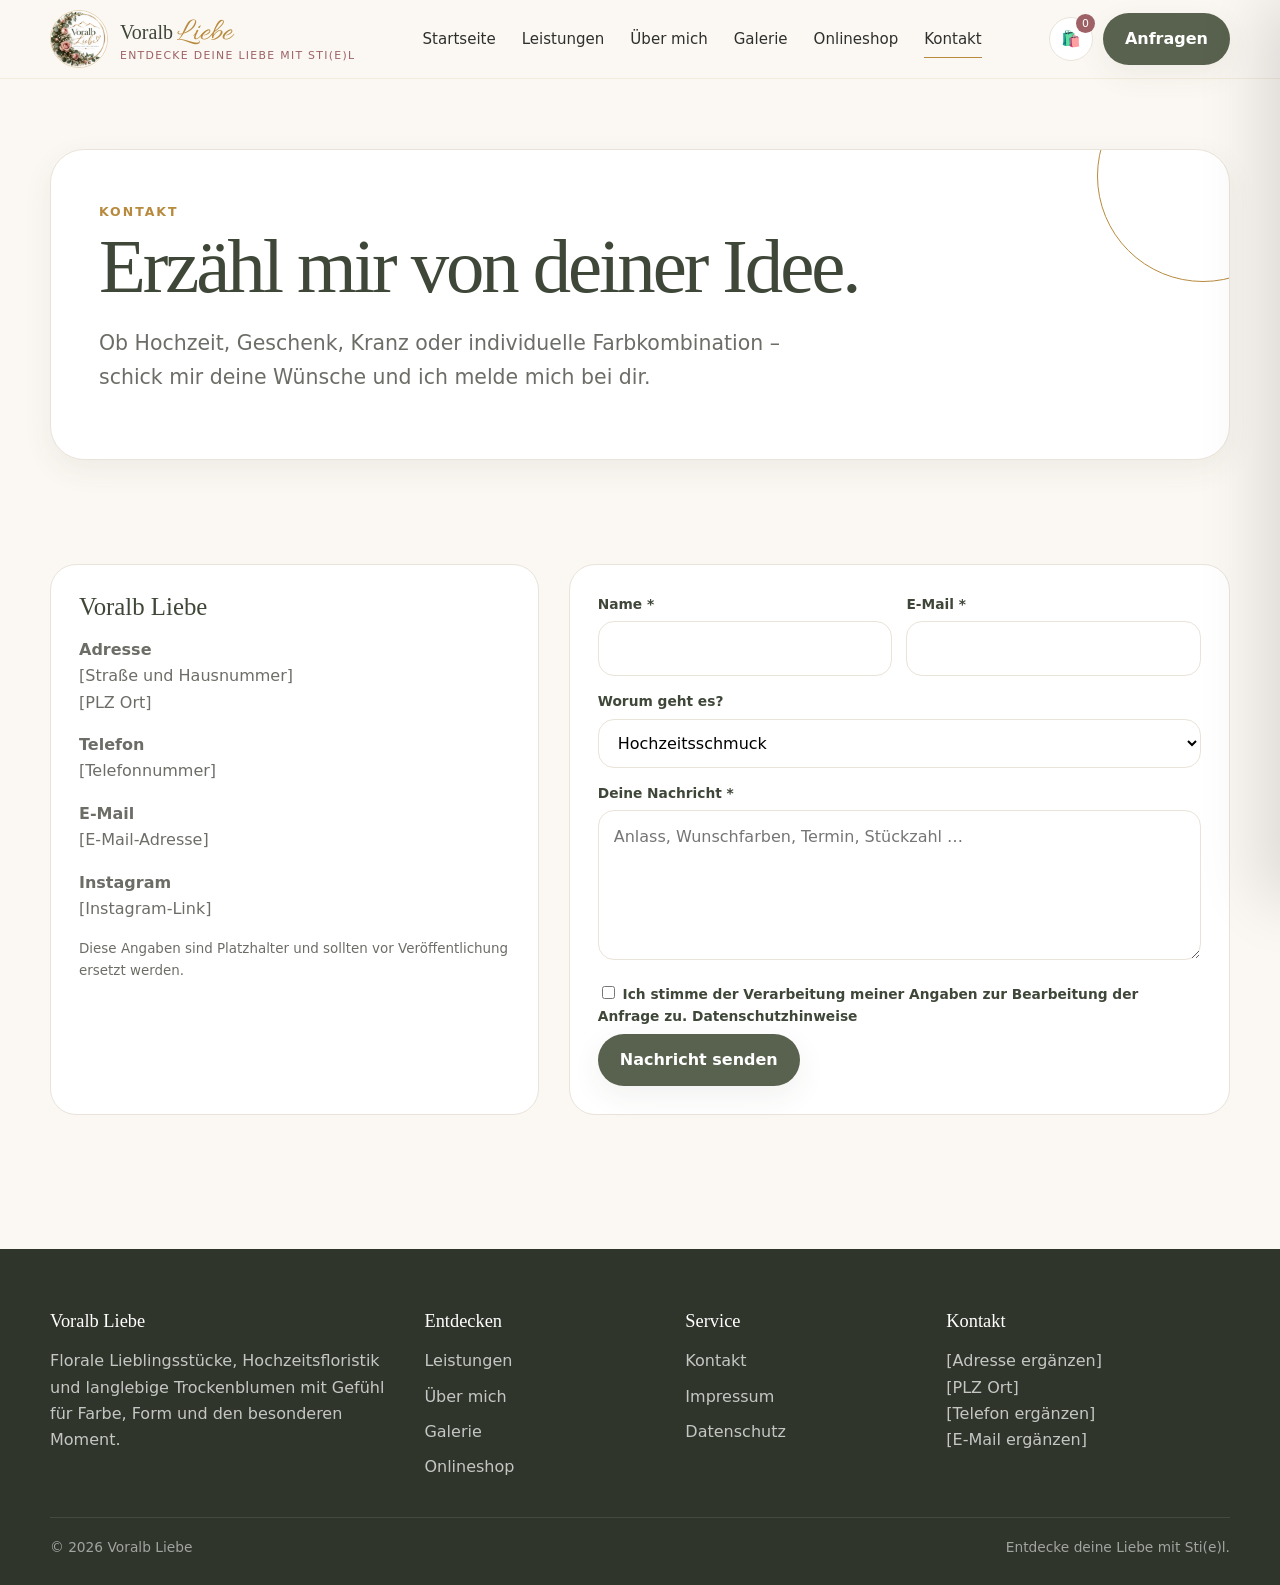
<file: kontakt.html>
<!doctype html><html lang="de"><head><meta charset="utf-8"><meta name="viewport" content="width=device-width,initial-scale=1"><title>Kontakt | Voralb Liebe</title><meta name="description" content="Kontakt zu Voralb Liebe für individuelle Floristik, Hochzeitsschmuck, Trockenblumen und Kränze."><meta name="robots" content="index,follow"><link rel="canonical" href="https://voralbliebe.de/kontakt.html"><link rel="icon" href="logo-voralbliebe.jpg"><link rel="stylesheet" href="styles.css"><meta property="og:title" content="Kontakt | Voralb Liebe"><meta property="og:description" content="Kontakt zu Voralb Liebe für individuelle Floristik, Hochzeitsschmuck, Trockenblumen und Kränze."><meta property="og:type" content="website"><meta property="og:locale" content="de_DE"><script type="application/ld+json">{"@context":"https://schema.org","@type":"Florist","name":"Voralb Liebe","url":"https://voralbliebe.de","description":"Kontakt zu Voralb Liebe für individuelle Floristik, Hochzeitsschmuck, Trockenblumen und Kränze.","slogan":"Entdecke deine Liebe mit Sti(e)l"}</script></head><body><header class="header"><div class="container nav"><a class="brand" href="index.html"><img src="logo-voralbliebe.jpg" alt="Voralb Liebe Logo"><span class="brand-copy"><strong>Voralb <span class="brand-liebe">Liebe</span></strong><span>Entdecke deine Liebe mit Sti(e)l</span></span></a><nav class="navlinks" id="navLinks" aria-label="Hauptnavigation">
  <a href="index.html">Startseite</a>
  <a href="index.html#leistungen">Leistungen</a>
  <a href="index.html#ueber-mich">Über mich</a>
  <a href="index.html#galerie">Galerie</a>
  <a href="shop.html">Onlineshop</a>
  <a href="kontakt.html">Kontakt</a>
</nav><div class="nav-actions"><button class="icon-btn" id="cartBtn" aria-label="Warenkorb">🛍️<span class="cart-count">0</span></button><a class="btn btn-primary" href="kontakt.html">Anfragen</a><button class="menu-btn" id="menuBtn" type="button" aria-label="Menü öffnen" aria-controls="navLinks" aria-expanded="false">☰</button></div></div></header><main><section class="page-hero"><div class="container"><div class="inner"><span class="eyebrow">Kontakt</span><h1 style="font-size:clamp(2.8rem,6vw,5.3rem)">Erzähl mir von deiner Idee.</h1><p class="lead">Ob Hochzeit, Geschenk, Kranz oder individuelle Farbkombination – schick mir deine Wünsche und ich melde mich bei dir.</p></div></div></section><section class="section-sm"><div class="container contact-grid"><aside class="contact-card"><h3>Voralb Liebe</h3><p><strong>Adresse</strong><br>[Straße und Hausnummer]<br>[PLZ Ort]</p><p><strong>Telefon</strong><br>[Telefonnummer]</p><p><strong>E-Mail</strong><br>[E-Mail-Adresse]</p><p><strong>Instagram</strong><br>[Instagram-Link]</p><p class="notice">Diese Angaben sind Platzhalter und sollten vor Veröffentlichung ersetzt werden.</p></aside><div class="form-card"><form id="contactForm" action="contact.php" method="post"><input type="text" name="website" style="display:none" tabindex="-1" autocomplete="off"><div class="form-grid"><div><label for="name">Name *</label><input class="field" id="name" name="name" autocomplete="name" maxlength="120" required></div><div><label for="email">E-Mail *</label><input class="field" id="email" name="email" type="email" autocomplete="email" maxlength="254" required></div><div class="full"><label for="subject">Worum geht es?</label><select class="field" id="subject" name="subject"><option>Hochzeitsschmuck</option><option>Trockenblumenstrauß</option><option>Kranz</option><option>Shop / Bestellung</option><option>Sonstiges</option></select></div><div class="full"><label for="message">Deine Nachricht *</label><textarea class="field" id="message" name="message" maxlength="10000" required placeholder="Anlass, Wunschfarben, Termin, Stückzahl …"></textarea></div><div class="full"><label><input type="checkbox" name="privacy" value="1" required> Ich stimme der Verarbeitung meiner Angaben zur Bearbeitung der Anfrage zu. <a href="datenschutz.html">Datenschutzhinweise</a></label></div></div><div class="alert" id="contactAlert" role="status" aria-live="polite"></div><button class="btn btn-primary" type="submit">Nachricht senden</button></form></div></div></section></main><footer class="footer"><div class="container"><div class="footer-grid"><div><h3>Voralb Liebe</h3><p>Florale Lieblingsstücke, Hochzeitsfloristik und langlebige Trockenblumen mit Gefühl für Farbe, Form und den besonderen Moment.</p></div><div><h3>Entdecken</h3><div class="footer-links">
  <a href="index.html#leistungen">Leistungen</a>
  <a href="index.html#ueber-mich">Über mich</a>
  <a href="index.html#galerie">Galerie</a>
  <a href="shop.html">Onlineshop</a>
</div></div><div><h3>Service</h3><div class="footer-links"><a href="kontakt.html">Kontakt</a><a href="impressum.html">Impressum</a><a href="datenschutz.html">Datenschutz</a></div></div><div><h3>Kontakt</h3><p>[Adresse ergänzen]<br>[PLZ Ort]<br>[Telefon ergänzen]<br>[E-Mail ergänzen]</p></div></div><div class="footer-bottom"><span>© <span id="year"></span> Voralb Liebe</span><span>Entdecke deine Liebe mit Sti(e)l.</span></div></div></footer>
<div class="cart-drawer" id="cartDrawer" aria-hidden="true" inert><div class="cart-overlay"></div><aside class="cart-panel" role="dialog" aria-modal="true" aria-label="Dein Warenkorb" tabindex="-1"><div class="cart-head"><h3>Dein Warenkorb</h3><button class="icon-btn" id="cartClose" aria-label="Schließen">×</button></div><div class="cart-items" id="cartItems"></div><div class="cart-total"><div class="cart-total-row"><span>Gesamt</span><strong id="cartTotal">0,00 €</strong></div><button class="btn btn-primary" id="checkoutBtn" style="width:100%">Zur Bestellanfrage</button><p class="notice" style="margin-top:10px">Noch keine Online-Zahlung integriert. Die Bestellung wird als Anfrage übermittelt.</p></div></aside></div>
<div class="checkout-modal" id="checkoutModal" aria-hidden="true" inert><div class="checkout-box" role="dialog" aria-modal="true" aria-label="Deine Bestellanfrage" tabindex="-1"><div class="cart-head"><div><span class="eyebrow">Bestellanfrage</span><h3 style="margin:6px 0 0">Deine Bestellung</h3></div><button class="icon-btn" id="checkoutClose" aria-label="Schließen">×</button></div><form id="checkoutForm" action="order.php" method="post" style="margin-top:20px"><input type="text" name="website" style="display:none" tabindex="-1" autocomplete="off"><input type="hidden" name="items" id="orderItems"><div class="form-grid"><div><label for="orderName">Name *</label><input class="field" id="orderName" name="name" autocomplete="name" maxlength="120" required></div><div><label for="orderEmail">E-Mail *</label><input class="field" id="orderEmail" name="email" type="email" autocomplete="email" maxlength="254" required></div><div class="full"><label for="orderAddress">Adresse</label><input class="field" id="orderAddress" name="address" autocomplete="street-address" maxlength="500"></div><div class="full"><label for="orderNote">Hinweis zur Bestellung</label><textarea class="field" id="orderNote" name="note" maxlength="10000"></textarea></div><div class="full"><label><input type="checkbox" name="privacy" value="1" required> Ich stimme der Verarbeitung meiner Angaben zur Bearbeitung der Anfrage zu. <a href="datenschutz.html">Datenschutzhinweise</a></label></div></div><div class="alert" id="orderAlert" role="status" aria-live="polite"></div><button class="btn btn-primary" type="submit">Bestellanfrage senden</button></form></div></div>
<script src="products.js"></script><script src="main.js"></script><script src="forms.js"></script></body></html>
</file>
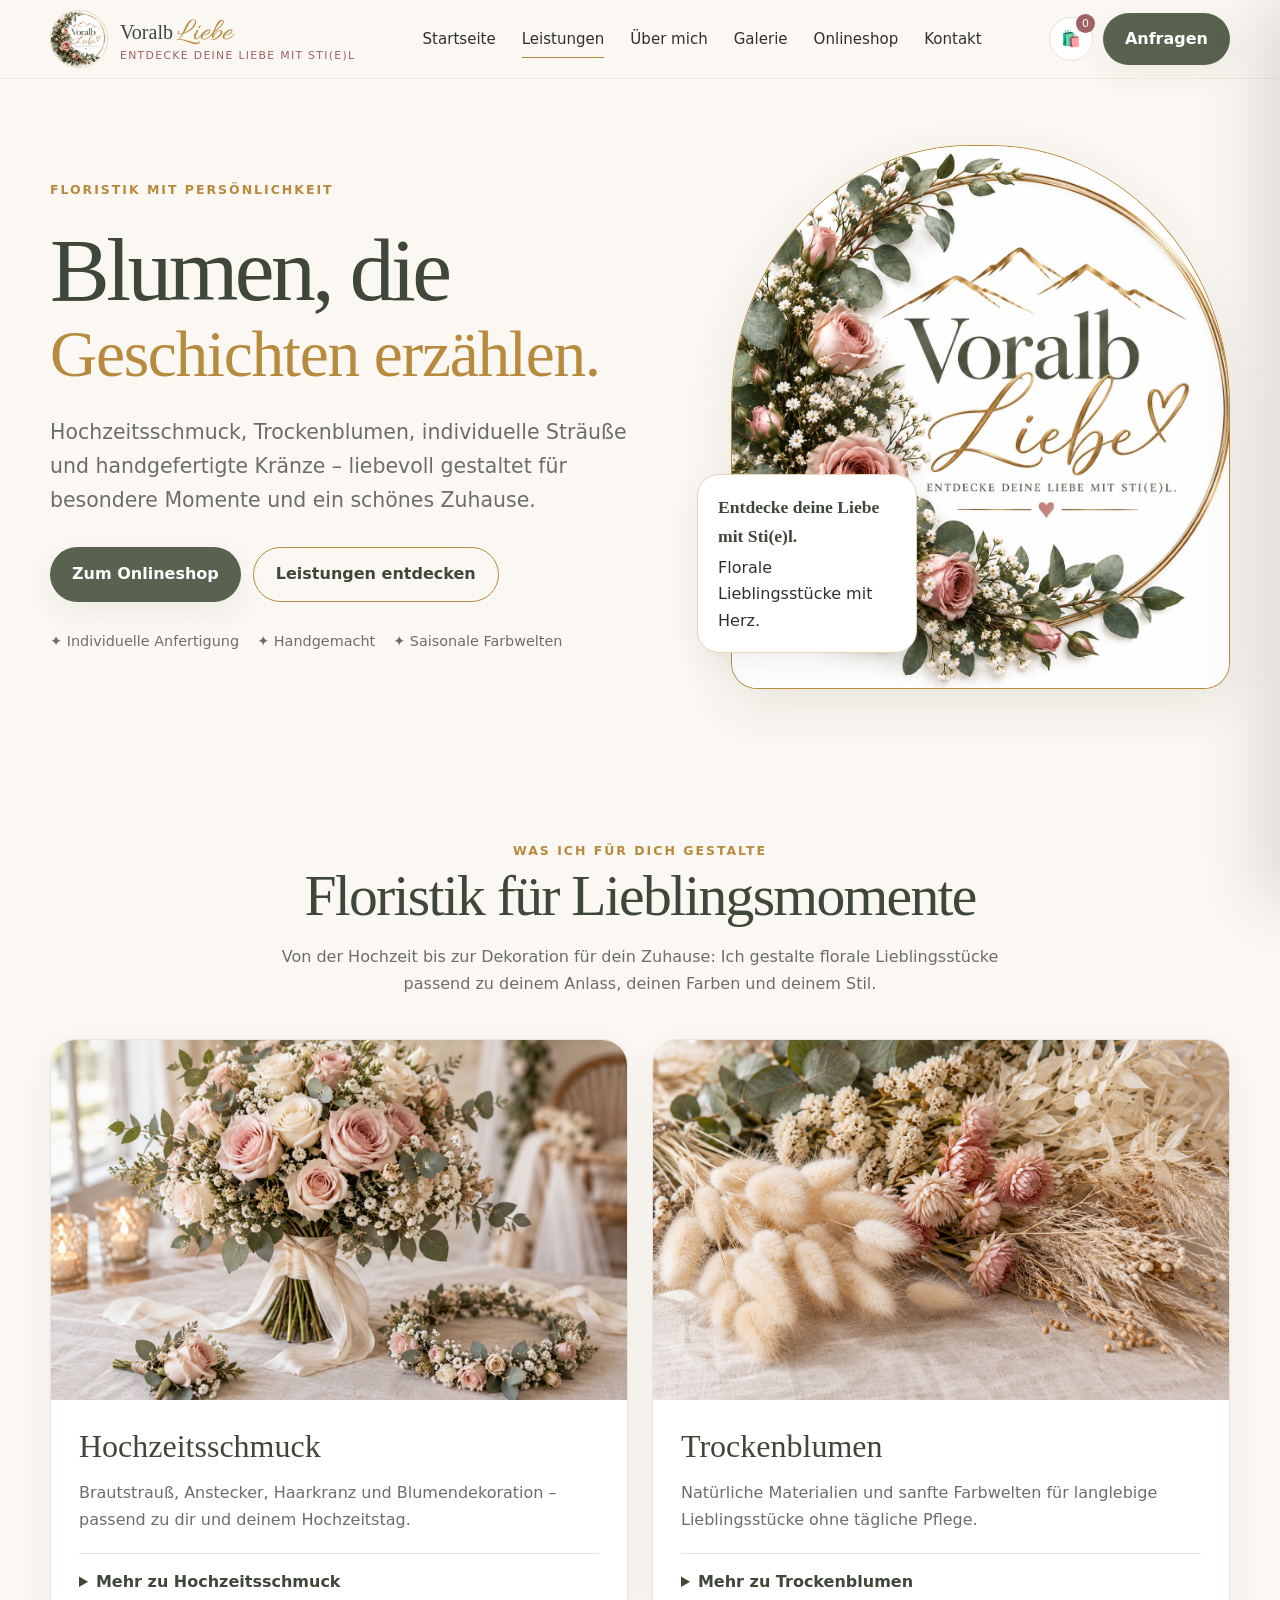
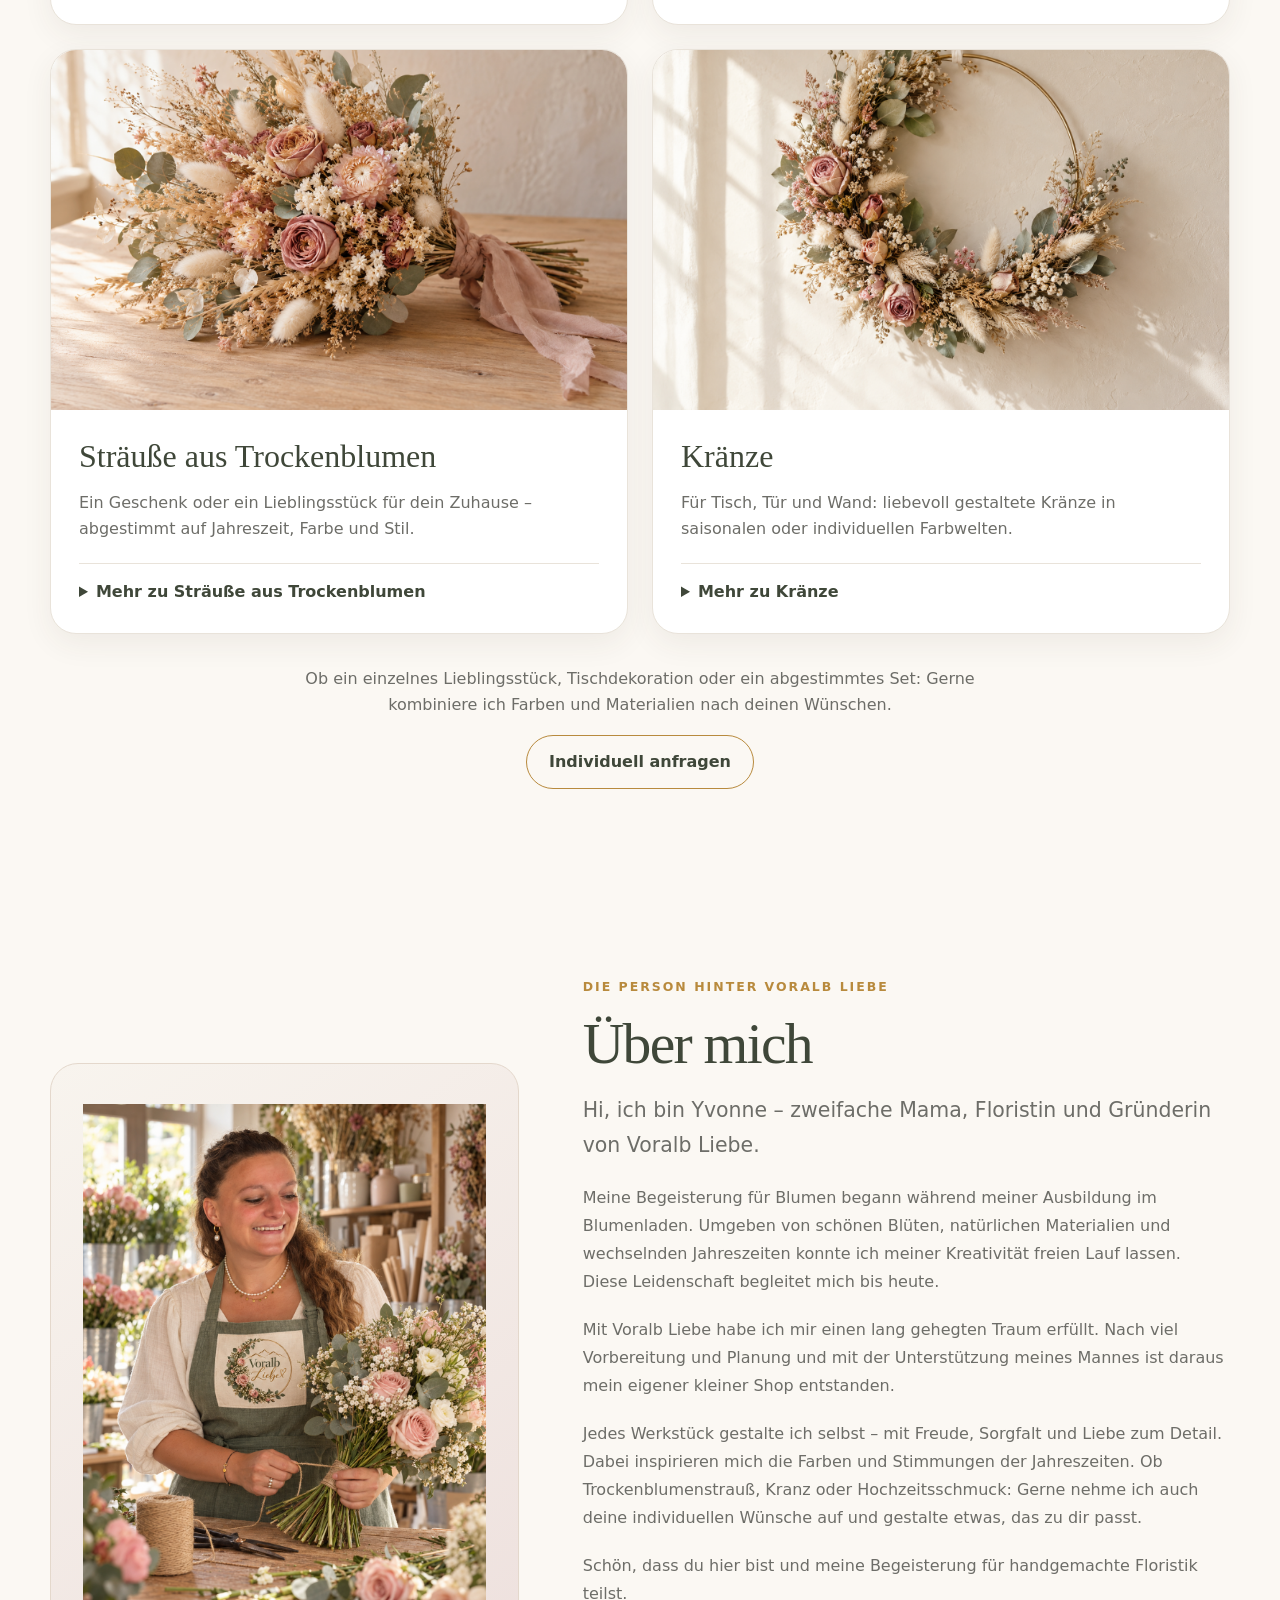
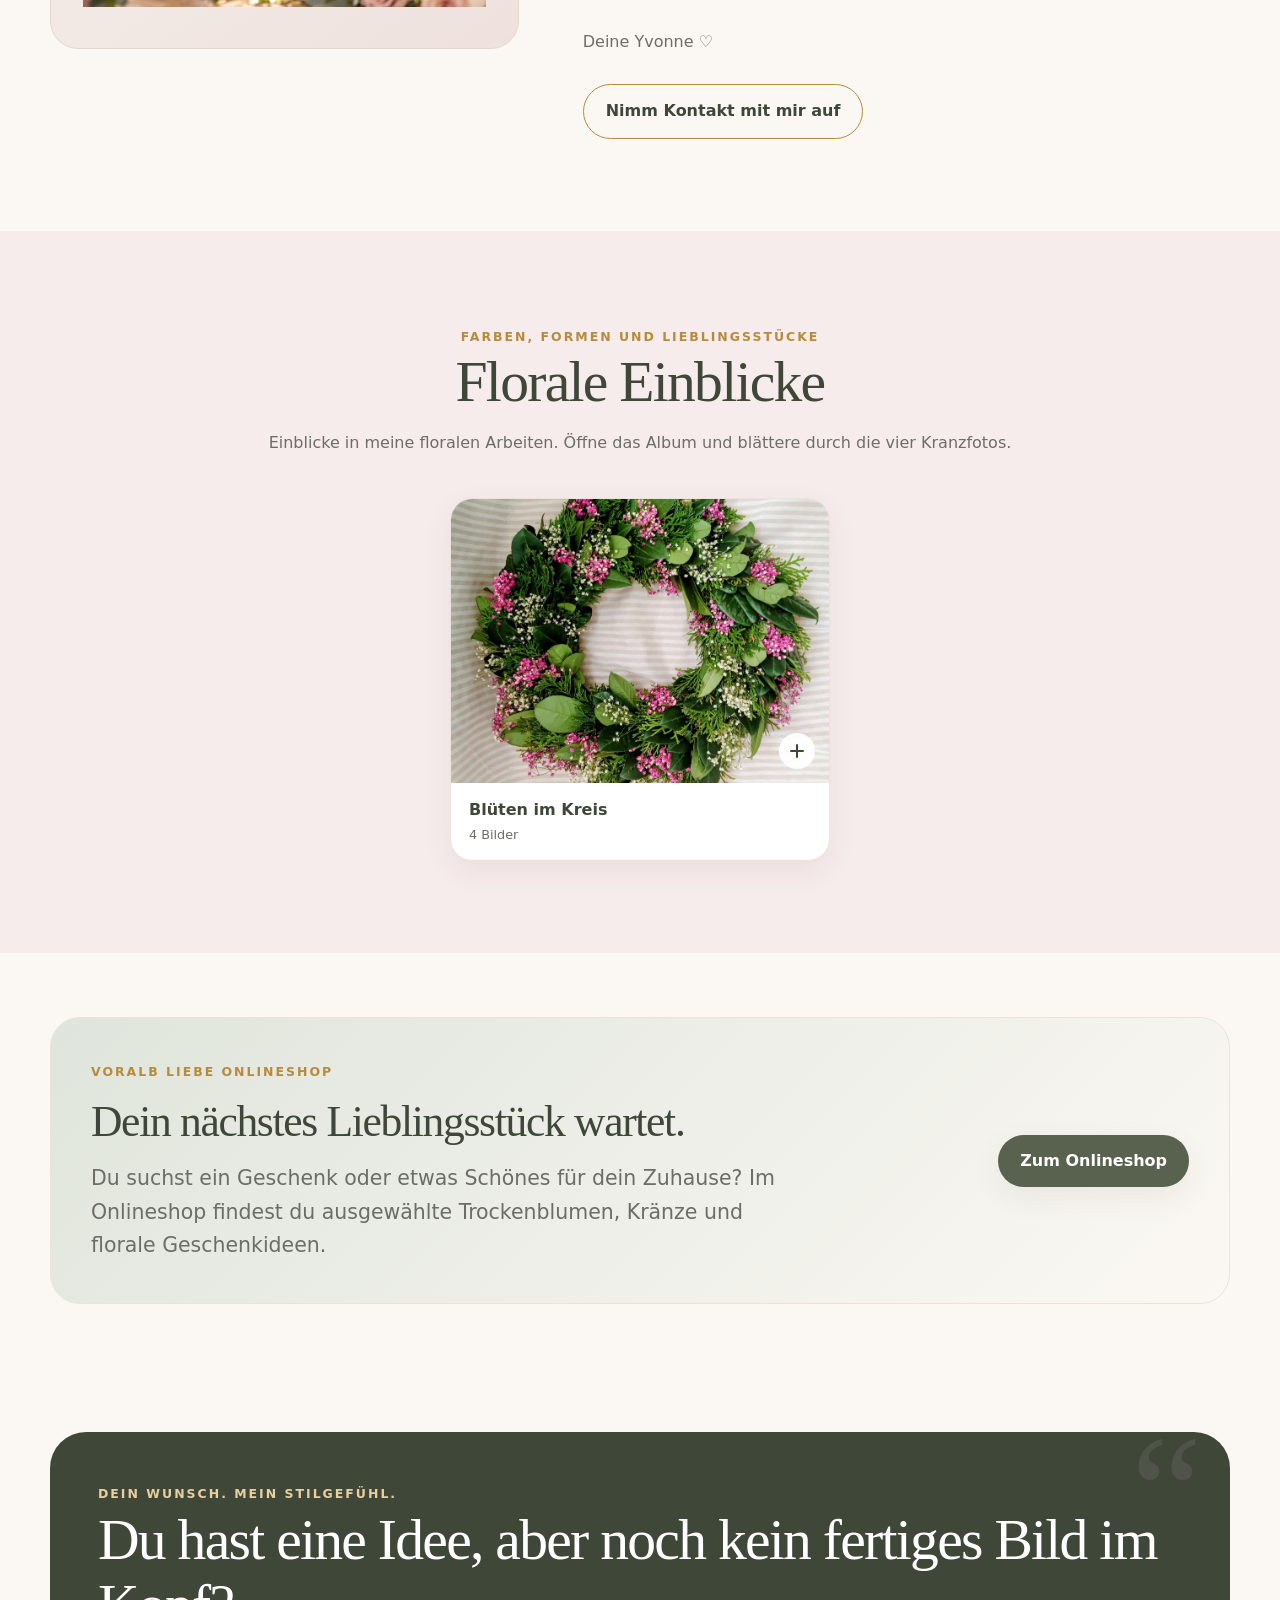
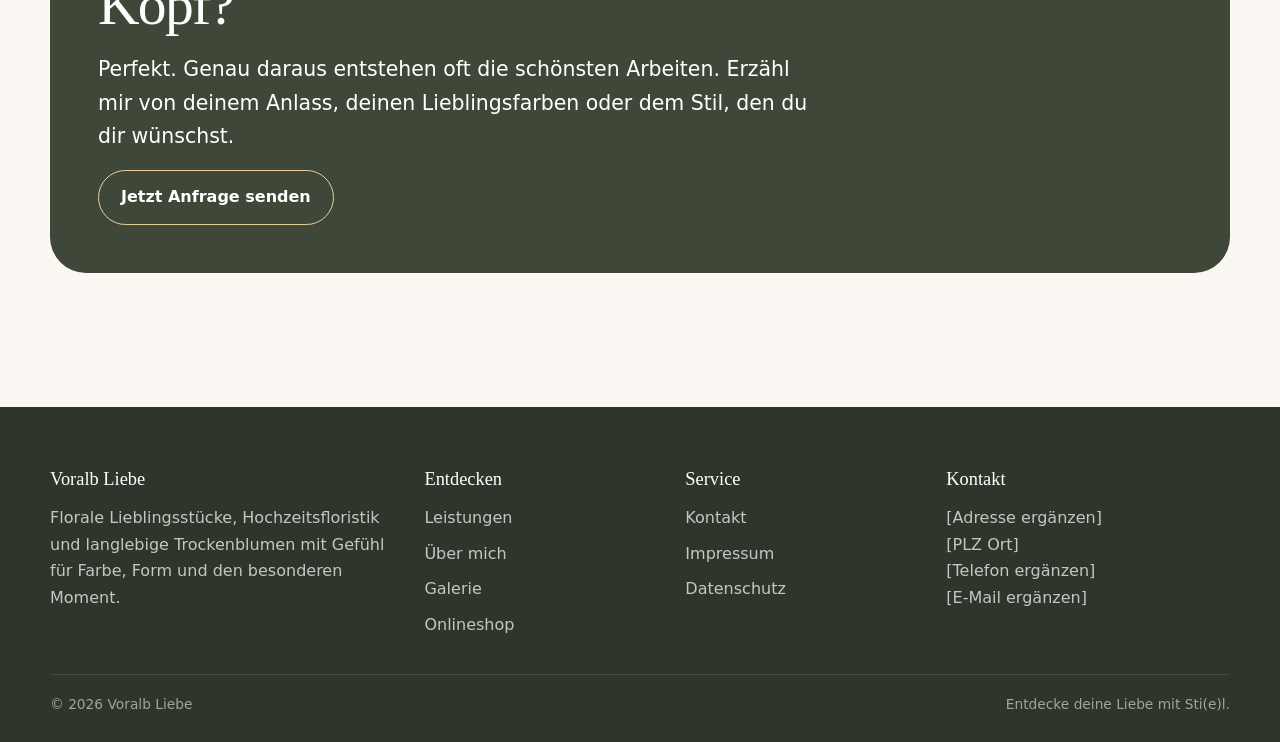
<file: leistungen.html>
<!doctype html>
<html lang="de"><head><meta charset="utf-8"><meta name="viewport" content="width=device-width,initial-scale=1"><title>Leistungen | Voralb Liebe</title><meta name="robots" content="noindex,follow"><link rel="canonical" href="https://voralbliebe.de/"><script>const target = ["#hochzeit", "#trockenblumen", "#straeusse", "#kraenze"].includes(location.hash) ? location.hash : "#leistungen"; location.replace("index.html" + target);</script><noscript><meta http-equiv="refresh" content="0;url=index.html#leistungen"></noscript></head><body><p>Die Leistungen findest du jetzt auf der Startseite: <a href="index.html#leistungen">Leistungen ansehen</a>.</p></body></html>
</file>
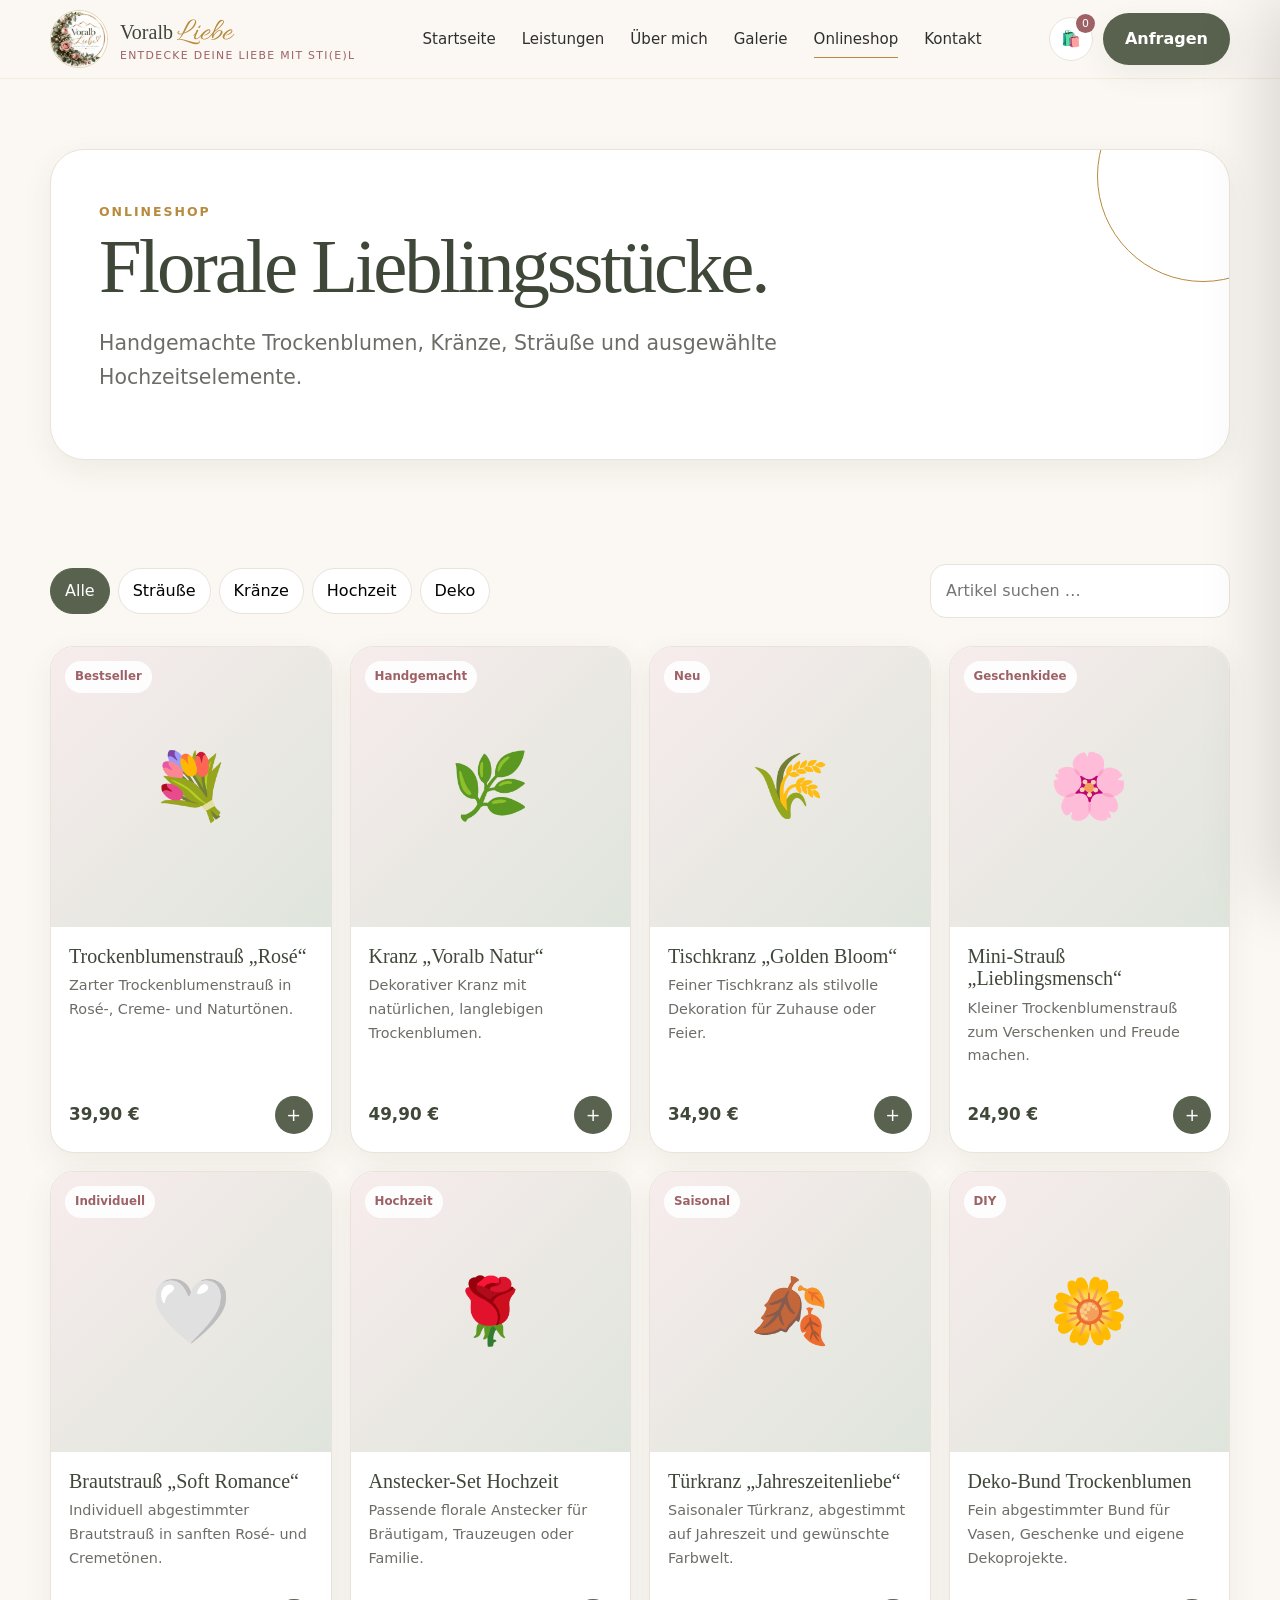
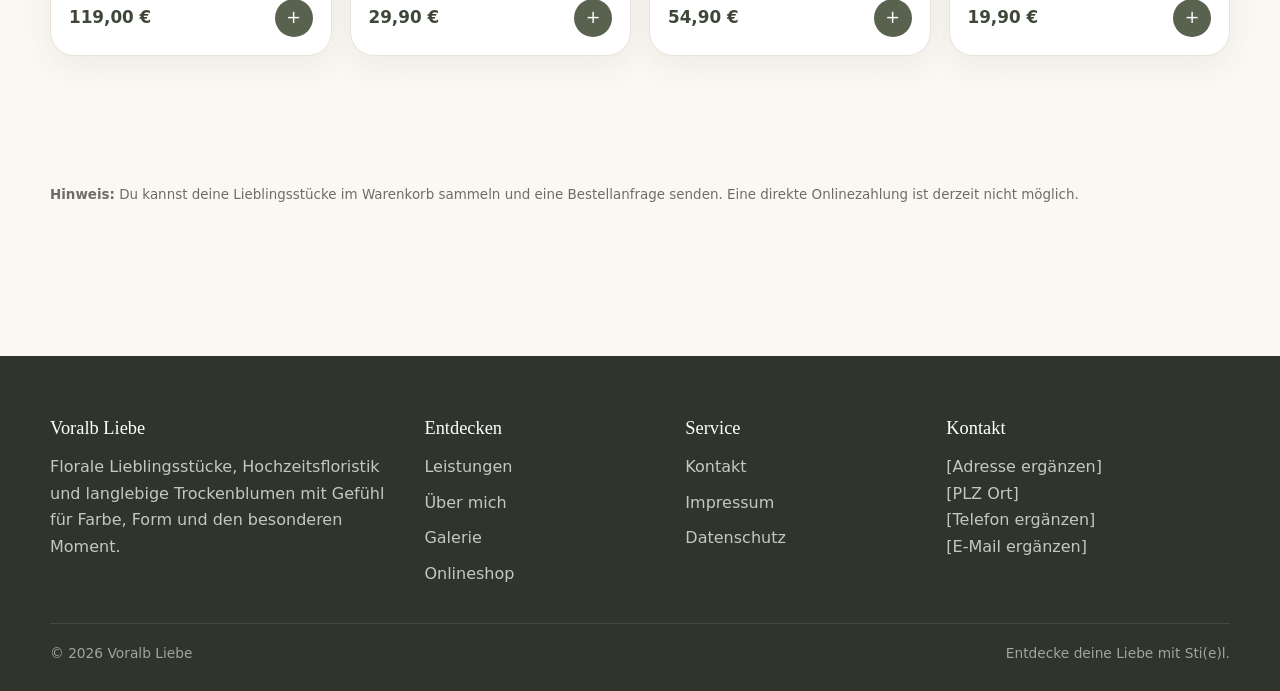
<file: shop.html>
<!doctype html><html lang="de"><head><meta charset="utf-8"><meta name="viewport" content="width=device-width,initial-scale=1"><title>Onlineshop | Voralb Liebe</title><meta name="description" content="Onlineshop von Voralb Liebe mit Trockenblumen, Kränzen, Sträußen und floralen Geschenkideen."><meta name="robots" content="index,follow"><link rel="canonical" href="https://voralbliebe.de/shop.html"><link rel="icon" href="logo-voralbliebe.jpg"><link rel="stylesheet" href="styles.css"><meta property="og:title" content="Onlineshop | Voralb Liebe"><meta property="og:description" content="Onlineshop von Voralb Liebe mit Trockenblumen, Kränzen, Sträußen und floralen Geschenkideen."><meta property="og:type" content="website"><meta property="og:locale" content="de_DE"><script type="application/ld+json">{"@context":"https://schema.org","@type":"Florist","name":"Voralb Liebe","url":"https://voralbliebe.de","description":"Onlineshop von Voralb Liebe mit Trockenblumen, Kränzen, Sträußen und floralen Geschenkideen.","slogan":"Entdecke deine Liebe mit Sti(e)l"}</script></head><body><header class="header"><div class="container nav"><a class="brand" href="index.html"><img src="logo-voralbliebe.jpg" alt="Voralb Liebe Logo"><span class="brand-copy"><strong>Voralb <span class="brand-liebe">Liebe</span></strong><span>Entdecke deine Liebe mit Sti(e)l</span></span></a><nav class="navlinks" id="navLinks" aria-label="Hauptnavigation">
  <a href="index.html">Startseite</a>
  <a href="index.html#leistungen">Leistungen</a>
  <a href="index.html#ueber-mich">Über mich</a>
  <a href="index.html#galerie">Galerie</a>
  <a href="shop.html">Onlineshop</a>
  <a href="kontakt.html">Kontakt</a>
</nav><div class="nav-actions"><button class="icon-btn" id="cartBtn" aria-label="Warenkorb">🛍️<span class="cart-count">0</span></button><a class="btn btn-primary" href="kontakt.html">Anfragen</a><button class="menu-btn" id="menuBtn" type="button" aria-label="Menü öffnen" aria-controls="navLinks" aria-expanded="false">☰</button></div></div></header><main><section class="page-hero"><div class="container"><div class="inner"><span class="eyebrow">Onlineshop</span><h1 style="font-size:clamp(2.8rem,6vw,5.3rem)">Florale Lieblingsstücke.</h1><p class="lead">Handgemachte Trockenblumen, Kränze, Sträuße und ausgewählte Hochzeitselemente.</p></div></div></section><section class="section-sm"><div class="container"><div class="shop-toolbar"><div class="filters"><button class="filter-btn active" data-filter="all">Alle</button><button class="filter-btn" data-filter="strauss">Sträuße</button><button class="filter-btn" data-filter="kranz">Kränze</button><button class="filter-btn" data-filter="hochzeit">Hochzeit</button><button class="filter-btn" data-filter="deko">Deko</button></div><div class="search-wrap"><input class="field" id="shopSearch" type="search" aria-label="Artikel suchen" placeholder="Artikel suchen …"></div></div><div class="products-grid" id="productGrid"></div></div></section><section class="section-sm"><div class="container"><p class="notice"><strong>Hinweis:</strong> Du kannst deine Lieblingsstücke im Warenkorb sammeln und eine Bestellanfrage senden. Eine direkte Onlinezahlung ist derzeit nicht möglich.</p></div></section></main><footer class="footer"><div class="container"><div class="footer-grid"><div><h3>Voralb Liebe</h3><p>Florale Lieblingsstücke, Hochzeitsfloristik und langlebige Trockenblumen mit Gefühl für Farbe, Form und den besonderen Moment.</p></div><div><h3>Entdecken</h3><div class="footer-links">
  <a href="index.html#leistungen">Leistungen</a>
  <a href="index.html#ueber-mich">Über mich</a>
  <a href="index.html#galerie">Galerie</a>
  <a href="shop.html">Onlineshop</a>
</div></div><div><h3>Service</h3><div class="footer-links"><a href="kontakt.html">Kontakt</a><a href="impressum.html">Impressum</a><a href="datenschutz.html">Datenschutz</a></div></div><div><h3>Kontakt</h3><p>[Adresse ergänzen]<br>[PLZ Ort]<br>[Telefon ergänzen]<br>[E-Mail ergänzen]</p></div></div><div class="footer-bottom"><span>© <span id="year"></span> Voralb Liebe</span><span>Entdecke deine Liebe mit Sti(e)l.</span></div></div></footer>
<div class="cart-drawer" id="cartDrawer" aria-hidden="true" inert><div class="cart-overlay"></div><aside class="cart-panel" role="dialog" aria-modal="true" aria-label="Dein Warenkorb" tabindex="-1"><div class="cart-head"><h3>Dein Warenkorb</h3><button class="icon-btn" id="cartClose" aria-label="Schließen">×</button></div><div class="cart-items" id="cartItems"></div><div class="cart-total"><div class="cart-total-row"><span>Gesamt</span><strong id="cartTotal">0,00 €</strong></div><button class="btn btn-primary" id="checkoutBtn" style="width:100%">Zur Bestellanfrage</button><p class="notice" style="margin-top:10px">Noch keine Online-Zahlung integriert. Die Bestellung wird als Anfrage übermittelt.</p></div></aside></div>
<div class="checkout-modal" id="checkoutModal" aria-hidden="true" inert><div class="checkout-box" role="dialog" aria-modal="true" aria-label="Deine Bestellanfrage" tabindex="-1"><div class="cart-head"><div><span class="eyebrow">Bestellanfrage</span><h3 style="margin:6px 0 0">Deine Bestellung</h3></div><button class="icon-btn" id="checkoutClose" aria-label="Schließen">×</button></div><form id="checkoutForm" action="order.php" method="post" style="margin-top:20px"><input type="text" name="website" style="display:none" tabindex="-1" autocomplete="off"><input type="hidden" name="items" id="orderItems"><div class="form-grid"><div><label for="orderName">Name *</label><input class="field" id="orderName" name="name" autocomplete="name" maxlength="120" required></div><div><label for="orderEmail">E-Mail *</label><input class="field" id="orderEmail" name="email" type="email" autocomplete="email" maxlength="254" required></div><div class="full"><label for="orderAddress">Adresse</label><input class="field" id="orderAddress" name="address" autocomplete="street-address" maxlength="500"></div><div class="full"><label for="orderNote">Hinweis zur Bestellung</label><textarea class="field" id="orderNote" name="note" maxlength="10000"></textarea></div><div class="full"><label><input type="checkbox" name="privacy" value="1" required> Ich stimme der Verarbeitung meiner Angaben zur Bearbeitung der Anfrage zu. <a href="datenschutz.html">Datenschutzhinweise</a></label></div></div><div class="alert" id="orderAlert" role="status" aria-live="polite"></div><button class="btn btn-primary" type="submit">Bestellanfrage senden</button></form></div></div>
<script src="products.js"></script><script src="main.js"></script><script src="forms.js"></script></body></html>
</file>
<file: styles.css>
:root{
  --rose:#c78486;
  --rose-deep:#9e6266;
  --rose-soft:#f7ecec;
  --green:#58624e;
  --green-deep:#3f4739;
  --sage:#dfe5dc;
  --gold:#b88a3d;
  --gold-soft:#e6d5b6;
  --cream:#fbf8f3;
  --white:#ffffff;
  --ink:#2f302d;
  --muted:#6d6d68;
  --line:#e9e3da;
  --shadow:0 18px 50px rgba(64,54,44,.10);
  --shadow-soft:0 10px 30px rgba(64,54,44,.07);
  --radius:26px;
  --radius-sm:18px;
  --max:1180px;
}
*{box-sizing:border-box}
html{scroll-behavior:smooth}
body{margin:0;font-family:Inter,ui-sans-serif,system-ui,-apple-system,BlinkMacSystemFont,"Segoe UI",sans-serif;color:var(--ink);background:var(--cream);line-height:1.65}
img{max-width:100%;display:block}
a{color:inherit;text-decoration:none}
button,input,textarea,select{font:inherit}
.container{width:min(calc(100% - 32px),var(--max));margin-inline:auto}
.eyebrow{font-size:.78rem;letter-spacing:.16em;text-transform:uppercase;color:var(--gold);font-weight:700}
.section{padding:92px 0}
.section-sm{padding:64px 0}
.section-head{max-width:760px;margin:0 0 34px}
.section-head.center{text-align:center;margin-inline:auto;margin-bottom:42px}
h1,h2,h3{font-family:Georgia,"Times New Roman",serif;line-height:1.13;margin:0 0 16px;color:var(--green-deep);font-weight:500}
h1{font-size:clamp(3rem,7vw,6.5rem);letter-spacing:-.04em}
h2{font-size:clamp(2.2rem,4.5vw,4rem);letter-spacing:-.03em}
h3{font-size:1.55rem}
p{margin:0 0 1rem;color:var(--muted)}
.lead{font-size:clamp(1.05rem,2vw,1.28rem);max-width:720px}
.header{position:sticky;top:0;z-index:50;background:rgba(251,248,243,.88);backdrop-filter:blur(16px);border-bottom:1px solid rgba(184,138,61,.12)}
.nav{display:flex;align-items:center;justify-content:space-between;min-height:78px;gap:22px}
.brand{display:flex;align-items:center;gap:12px;min-width:210px}
.brand img{width:58px;height:58px;border-radius:50%;object-fit:cover;border:1px solid var(--gold-soft)}
.brand-copy{display:flex;flex-direction:column;line-height:1.05}
.brand-copy strong{font-family:Georgia,"Times New Roman",serif;font-size:1.25rem;font-weight:500;color:var(--green-deep)}
.brand-copy > span{font-size:.68rem;letter-spacing:.12em;text-transform:uppercase;color:var(--rose-deep)}
.navlinks{display:flex;align-items:center;gap:26px;font-size:.94rem}
.navlinks a{position:relative}
.navlinks a::after{content:"";position:absolute;left:0;bottom:-7px;height:1px;width:0;background:var(--gold);transition:.25s}
.navlinks a:hover::after,.navlinks a.active::after{width:100%}
.nav-actions{display:flex;align-items:center;gap:10px}
.icon-btn,.menu-btn{border:1px solid var(--line);background:var(--white);width:44px;height:44px;border-radius:50%;display:grid;place-items:center;cursor:pointer;position:relative}
.cart-count{position:absolute;right:-3px;top:-4px;background:var(--rose-deep);color:#fff;border-radius:999px;font-size:.68rem;min-width:19px;height:19px;padding:0 5px;display:grid;place-items:center}
.menu-btn{display:none}
.btn{display:inline-flex;align-items:center;justify-content:center;gap:10px;border:0;border-radius:999px;padding:13px 22px;font-weight:700;cursor:pointer;transition:.25s ease}
.btn-primary{background:var(--green);color:#fff;box-shadow:var(--shadow-soft)}
.btn-primary:hover{transform:translateY(-2px);background:var(--green-deep)}
.btn-secondary{background:transparent;border:1px solid var(--gold);color:var(--green-deep)}
.btn-secondary:hover{background:#fff}
.hero{padding:48px 0 38px;overflow:hidden}
.hero-grid{display:grid;grid-template-columns:1.05fr .95fr;align-items:center;gap:58px}
.hero-copy{padding:38px 0}
.hero-copy .eyebrow{margin-bottom:18px}
.hero-copy h1 .script{font-family:"Segoe Script","Snell Roundhand",cursive;color:var(--gold);font-weight:400;display:block;font-size:.73em;letter-spacing:-.02em;margin-top:-2px}
.hero-copy .lead{margin:24px 0 30px}
.hero-actions{display:flex;gap:12px;flex-wrap:wrap}
.hero-note{display:flex;gap:18px;flex-wrap:wrap;margin-top:28px;font-size:.9rem;color:var(--muted)}
.hero-note span{display:flex;align-items:center;gap:8px}
.hero-visual{position:relative;min-height:580px}
.hero-frame{position:absolute;inset:18px 0 18px 34px;border:1px solid var(--gold);border-radius:48% 48% 26px 26px;overflow:hidden;background:#fff;box-shadow:var(--shadow)}
.hero-frame img{width:100%;height:100%;object-fit:cover}
.hero-badge{position:absolute;left:0;bottom:54px;background:var(--white);border:1px solid var(--gold-soft);border-radius:22px;padding:18px 20px;max-width:220px;box-shadow:var(--shadow-soft)}
.hero-badge strong{display:block;font-family:Georgia,"Times New Roman",serif;color:var(--green-deep);font-size:1.1rem;margin-bottom:4px}
.cards-grid{display:grid;grid-template-columns:repeat(3,1fr);gap:20px}
.category-card{position:relative;min-height:310px;border-radius:var(--radius);overflow:hidden;background:#fff;border:1px solid var(--line);box-shadow:var(--shadow-soft)}
.category-card::before{content:"";position:absolute;inset:0;background:linear-gradient(180deg,transparent 30%,rgba(30,35,28,.74));z-index:1}
.category-card img{width:100%;height:100%;object-fit:cover;position:absolute;inset:0}
.category-card .content{position:absolute;z-index:2;left:24px;right:24px;bottom:22px;color:#fff}
.category-card h3{color:#fff;margin-bottom:6px}
.category-card p{color:rgba(255,255,255,.82);font-size:.92rem;margin:0}
.category-card .arrow{position:absolute;right:20px;top:20px;z-index:2;width:42px;height:42px;background:rgba(255,255,255,.88);color:var(--green-deep);border-radius:50%;display:grid;place-items:center}
.category-card:hover{transform:translateY(-4px);transition:.25s ease}
.story{display:grid;grid-template-columns:.9fr 1.1fr;gap:56px;align-items:center}
.story-art{background:linear-gradient(145deg,var(--sage),#fff);min-height:480px;border-radius:36px;position:relative;overflow:hidden;border:1px solid var(--line)}
.story-art:before{content:"";position:absolute;width:320px;height:320px;border:2px solid var(--gold);border-radius:50%;left:-80px;top:70px}
.story-art:after{content:"";position:absolute;width:210px;height:290px;background:radial-gradient(circle at 30% 30%,#d6a3a6 0 8%,transparent 9%),radial-gradient(circle at 60% 35%,#fff 0 6%,transparent 7%),radial-gradient(circle at 50% 60%,#718067 0 8%,transparent 9%);filter:blur(.2px);opacity:.9;right:50px;top:90px;border-radius:45% 55% 48% 52%}
.checklist{display:grid;gap:13px;margin:24px 0}
.check{display:flex;gap:12px;align-items:flex-start}
.check i{width:26px;height:26px;border-radius:50%;display:grid;place-items:center;background:var(--rose-soft);color:var(--rose-deep);font-style:normal;flex:0 0 auto;margin-top:1px}
.check span{color:var(--ink)}
.feature-strip{display:grid;grid-template-columns:repeat(4,1fr);gap:14px;margin-top:30px}
.feature{background:#fff;border:1px solid var(--line);border-radius:18px;padding:18px}
.feature strong{display:block;color:var(--green-deep);margin-bottom:4px}
.feature small{color:var(--muted)}
.products-grid{display:grid;grid-template-columns:repeat(4,1fr);gap:18px}
.product-card{background:#fff;border:1px solid var(--line);border-radius:24px;overflow:hidden;box-shadow:var(--shadow-soft);display:flex;flex-direction:column}
.product-img{aspect-ratio:1/1;background:linear-gradient(135deg,var(--rose-soft),var(--sage));position:relative;display:grid;place-items:center;overflow:hidden}
.product-img img{width:100%;height:100%;object-fit:cover}
.product-badge{position:absolute;left:14px;top:14px;background:rgba(255,255,255,.92);padding:6px 10px;border-radius:999px;font-size:.74rem;font-weight:700;color:var(--rose-deep)}
.product-body{padding:18px;display:flex;flex-direction:column;flex:1}
.product-body h3{font-size:1.25rem;margin-bottom:7px}
.product-body p{font-size:.9rem;flex:1}
.price{display:flex;align-items:center;justify-content:space-between;gap:10px;margin-top:12px}
.price strong{font-size:1.05rem;color:var(--green-deep)}
.add-btn{width:38px;height:38px;border-radius:50%;border:0;background:var(--green);color:#fff;font-size:1.1rem;cursor:pointer}
.testimonial{background:var(--green-deep);color:#fff;border-radius:36px;padding:48px;position:relative;overflow:hidden}
.testimonial:after{content:"“";position:absolute;right:28px;top:-32px;font:10rem Georgia,serif;color:rgba(255,255,255,.08)}
.testimonial p,.testimonial h2{color:#fff}
.newsletter{background:linear-gradient(135deg,#f8eeee,#eef2ec);border:1px solid var(--line);border-radius:34px;padding:42px;display:grid;grid-template-columns:1.1fr .9fr;gap:30px;align-items:center}
.newsletter form{display:flex;gap:10px}
.field{width:100%;border:1px solid var(--line);background:#fff;border-radius:16px;padding:13px 15px;outline:none}
.field:focus{border-color:var(--gold)}
.page-hero{padding:70px 0 40px}
.page-hero .inner{background:#fff;border:1px solid var(--line);border-radius:34px;padding:48px;box-shadow:var(--shadow-soft);position:relative;overflow:hidden}
.page-hero .inner:after{content:"";position:absolute;width:210px;height:210px;border:1px solid var(--gold);border-radius:50%;right:-80px;top:-80px}
.service-grid{display:grid;grid-template-columns:repeat(3,1fr);gap:20px}
.service-card{background:#fff;border:1px solid var(--line);border-radius:24px;padding:26px}
.service-card .num{font-family:Georgia,serif;color:var(--gold);font-size:2rem}
.service-card ul{padding-left:18px;color:var(--muted)}
.shop-toolbar{display:flex;justify-content:space-between;gap:16px;align-items:center;margin-bottom:28px;flex-wrap:wrap}
.filters{display:flex;gap:8px;flex-wrap:wrap}
.filter-btn{border:1px solid var(--line);background:#fff;border-radius:999px;padding:9px 14px;cursor:pointer}
.filter-btn.active{background:var(--green);color:#fff;border-color:var(--green)}
.search-wrap{min-width:min(100%,300px)}
.article-grid{display:grid;grid-template-columns:repeat(3,1fr);gap:20px}
.article-card{background:#fff;border:1px solid var(--line);border-radius:24px;overflow:hidden}
.article-card .thumb{height:220px;background:linear-gradient(135deg,var(--sage),var(--rose-soft));display:grid;place-items:center;font-size:3rem}
.article-card .body{padding:22px}
.contact-grid{display:grid;grid-template-columns:.85fr 1.15fr;gap:30px}
.contact-card,.form-card{background:#fff;border:1px solid var(--line);border-radius:26px;padding:28px}
.form-grid{display:grid;grid-template-columns:1fr 1fr;gap:14px}
.form-grid .full{grid-column:1/-1}
label{display:block;font-size:.86rem;font-weight:700;color:var(--green-deep);margin-bottom:6px}
textarea.field{min-height:150px;resize:vertical}
.notice{font-size:.84rem;color:var(--muted)}
.footer{background:#2f352b;color:#fff;padding:62px 0 26px;margin-top:70px}
.footer-grid{display:grid;grid-template-columns:1.2fr .8fr .8fr 1fr;gap:34px}
.footer h3{color:#fff;font-size:1.15rem}
.footer p,.footer a{color:rgba(255,255,255,.72)}
.footer a:hover{color:#fff}
.footer-links{display:grid;gap:9px}
.footer-bottom{border-top:1px solid rgba(255,255,255,.1);margin-top:36px;padding-top:18px;display:flex;justify-content:space-between;gap:18px;flex-wrap:wrap;color:rgba(255,255,255,.55);font-size:.86rem}
.cart-drawer{position:fixed;inset:0;z-index:100;pointer-events:none}
.cart-overlay{position:absolute;inset:0;background:rgba(18,20,17,.34);opacity:0;transition:.25s}
.cart-panel{position:absolute;right:0;top:0;height:100%;width:min(92vw,430px);background:#fff;transform:translateX(100%);transition:.3s ease;padding:24px;display:flex;flex-direction:column;box-shadow:-20px 0 60px rgba(0,0,0,.12)}
.cart-drawer.open{pointer-events:auto}
.cart-drawer.open .cart-overlay{opacity:1}
.cart-drawer.open .cart-panel{transform:translateX(0)}
.cart-head{display:flex;justify-content:space-between;align-items:center;padding-bottom:15px;border-bottom:1px solid var(--line)}
.cart-items{display:grid;gap:14px;overflow:auto;padding:18px 0;flex:1}
.cart-item{display:grid;grid-template-columns:64px 1fr auto;gap:12px;align-items:center}
.cart-item .mini{width:64px;height:64px;border-radius:14px;background:var(--rose-soft);display:grid;place-items:center}
.cart-item strong{display:block;color:var(--green-deep)}
.cart-item small{color:var(--muted)}
.remove{border:0;background:transparent;color:var(--rose-deep);cursor:pointer;font-size:1.1rem}
.cart-total{border-top:1px solid var(--line);padding-top:16px}
.cart-total-row{display:flex;justify-content:space-between;margin-bottom:14px;font-size:1.08rem}
.checkout-modal{position:fixed;inset:0;background:rgba(18,20,17,.45);z-index:120;display:none;place-items:center;padding:20px}
.checkout-modal.open{display:grid}
.checkout-box{background:#fff;border-radius:28px;padding:28px;width:min(100%,700px);max-height:90vh;overflow:auto}
.alert{padding:12px 14px;border-radius:14px;margin:12px 0;display:none}
.alert.show{display:block}
.alert.success{background:#eaf4ea;color:#355b38}
.alert.error{background:#f8e7e7;color:#8b3f42}
.legal{background:#fff;border:1px solid var(--line);border-radius:24px;padding:30px}
.legal h2{font-size:2rem;margin-top:28px}
.legal h3{font-size:1.25rem;margin-top:22px}
@media (max-width:980px){
  .navlinks{position:fixed;left:16px;right:16px;top:88px;background:#fff;border:1px solid var(--line);border-radius:22px;padding:20px;display:none;flex-direction:column;align-items:flex-start;box-shadow:var(--shadow)}
  .navlinks.open{display:flex}.menu-btn{display:grid}.nav-actions .btn{display:none}
  .hero-grid,.story,.newsletter,.contact-grid{grid-template-columns:1fr}.hero-visual{min-height:500px}.hero-frame{inset:0 0 0 30px}
  .cards-grid,.service-grid,.article-grid{grid-template-columns:repeat(2,1fr)}
  .products-grid{grid-template-columns:repeat(2,1fr)}
  .feature-strip{grid-template-columns:repeat(2,1fr)}
  .footer-grid{grid-template-columns:1fr 1fr}
}
@media (max-width:640px){
  .section{padding:68px 0}.section-sm{padding:48px 0}
  .brand-copy > span{display:none}.brand{min-width:auto}.brand img{width:50px;height:50px}
  .hero{padding-top:24px}.hero-grid{gap:24px}.hero-copy{padding-bottom:4px}.hero-visual{min-height:390px}.hero-frame{left:12px;border-radius:36% 36% 22px 22px}.hero-badge{left:0;bottom:18px;max-width:190px}
  .cards-grid,.service-grid,.products-grid,.article-grid,.feature-strip,.footer-grid,.form-grid{grid-template-columns:1fr}
  .newsletter{padding:28px}.newsletter form{flex-direction:column}
  .page-hero .inner{padding:30px}
  .testimonial{padding:32px 26px}
  .footer{padding-top:46px}
}

/* Über mich */
#ueber-mich {
    scroll-margin-top: 144px;
  }

  #ueber-mich .about-grid {
    display: grid;
    grid-template-columns: minmax(0, 0.84fr) minmax(0, 1.16fr);
    align-items: center;
    gap: clamp(24px, 5vw, 80px);
  }

  #ueber-mich .about-portrait {
    box-sizing: border-box;
    display: flex;
    flex-direction: column;
    align-items: center;
    justify-content: center;
    gap: 24px;
    width: 100%;
    max-width: 600px;
    aspect-ratio: 4 / 5;
    margin: 0 auto;
    padding: 32px;
    overflow: hidden;
    border: 1px solid #e4d8cc;
    border-radius: 28px;
    background: linear-gradient(145deg, #f8f4ee 0%, #eee1de 100%);
    color: #465b4c;
    text-align: center;
  }

  #ueber-mich .about-photo-icon {
    display: grid;
    place-items: center;
    width: 124px;
    height: 124px;
    border: 1px solid #c6ad7b;
    border-radius: 50%;
    background: rgba(255, 255, 255, 0.45);
  }

  #ueber-mich .about-portrait figcaption {
    max-width: 250px;
    line-height: 1.6;
  }

  #ueber-mich .about-portrait figcaption strong {
    display: block;
    font-size: 1.15rem;
  }

  #ueber-mich .about-portrait figcaption span {
    display: block;
    margin-top: 8px;
    font-size: 0.95rem;
  }

  #ueber-mich .about-copy {
    min-width: 0;
  }

  #ueber-mich .about-copy h2 {
    margin-top: 12px;
  }

  #ueber-mich .about-copy p {
    margin: 0 0 20px;
    line-height: 1.75;
  }

  #ueber-mich .about-copy .btn {
    margin-top: 8px;
  }

  @media (max-width: 780px) {
    #ueber-mich .about-grid {
      grid-template-columns: minmax(0, 1fr);
      gap: 32px;
    }

    #ueber-mich .about-portrait {
      max-width: 360px;
      min-height: 320px;
      aspect-ratio: auto;
      padding: 24px;
    }
  }

/* Anker, Tastaturbedienung und kleine Bildschirmbreiten */
section[id], article[id] { scroll-margin-top: 110px; }
#ueber-mich { scroll-margin-top: 144px; }
:focus-visible { outline: 2px solid var(--gold); outline-offset: 4px; }
h1, h2, h3 { overflow-wrap: anywhere; }
button:disabled { cursor: default; opacity: .6; }

@media (min-width: 981px) and (max-width: 1100px) {
  .navlinks { position: fixed; left: 16px; right: 16px; top: 88px; background: #fff; border: 1px solid var(--line); border-radius: 22px; padding: 20px; display: none; flex-direction: column; align-items: flex-start; box-shadow: var(--shadow); }
  .navlinks.open { display: flex; }
  .menu-btn { display: grid; }
  .nav-actions .btn { display: none; }
}

@media (max-width: 360px) {
  .nav { gap: 10px; }
  .brand { gap: 8px; }
  .brand-copy strong { font-size: 1.08rem; }
  .nav-actions { gap: 8px; }
  .icon-btn, .menu-btn { width: 40px; height: 40px; }
}

@media (prefers-reduced-motion: reduce) {
  html { scroll-behavior: auto; }
  *, *::before, *::after { transition: none !important; }
}

/* Markenname: Voralb und Liebe mit unterschiedlichen Schriften */
.brand-copy strong {
  display: inline-flex;
  align-items: baseline;
  gap: 0.22em;
  white-space: nowrap;
}

@font-face {
  font-family: "Allura";
  src: url("Allura-Regular.ttf") format("truetype");
  font-weight: 400;
  font-style: normal;
  font-display: swap;
}

.brand-copy strong .brand-liebe {
  display: inline;
  font-family: "Allura", cursive;
  font-size: 1.60em;
  font-weight: 400;
  line-height: 1.05;
  color: var(--gold);
  text-transform: none;
  letter-spacing: normal;
}

/* Startseite: Leistungen, Galerie und Shop-Teaser */
.service-overview { display: grid; grid-template-columns: repeat(2, minmax(0, 1fr)); gap: 24px; }
.service-feature { background: var(--white); border: 1px solid var(--line); border-radius: var(--radius); overflow: hidden; box-shadow: var(--shadow-soft); }
.service-feature-image { width: 100%; height: auto; aspect-ratio: 16 / 10; object-fit: cover; }
.service-feature-copy { padding: 28px; }
.service-feature-copy h3 { font-size: clamp(1.55rem, 2.5vw, 2rem); }
.service-details { border-top: 1px solid var(--line); margin-top: 20px; padding-top: 15px; }
.service-details summary { color: var(--green-deep); font-weight: 600; cursor: pointer; }
.service-details ul { padding-left: 20px; color: var(--muted); margin: 16px 0 0; }
.service-details li + li { margin-top: 6px; }
.service-closing { max-width: 760px; text-align: center; margin: 32px auto 0; }
#galerie { background: var(--rose-soft); }
.gallery-grid { display: grid; grid-template-columns: repeat(3, minmax(0, 1fr)); gap: 24px; }
.gallery-item { display: block; background: var(--white); border: 1px solid var(--line); border-radius: 22px; overflow: hidden; box-shadow: var(--shadow-soft); }
.gallery-item figure { margin: 0; }
.gallery-image-wrap { position: relative; overflow: hidden; }
.gallery-image-wrap img { width: 100%; height: auto; aspect-ratio: 4 / 3; object-fit: cover; transition: transform .3s ease; }
.gallery-item:hover img { transform: scale(1.04); }
.gallery-zoom { position: absolute; right: 14px; bottom: 14px; width: 36px; height: 36px; border-radius: 50%; display: grid; place-items: center; background: rgba(255,255,255,.92); color: var(--green-deep); font-size: 1.5rem; }
.gallery-item figcaption { padding: 16px 18px; color: var(--green-deep); font-weight: 600; line-height: 1.4; }
.gallery-notice { text-align: center; margin: 24px 0 0; }
.shop-teaser { display: flex; align-items: center; justify-content: space-between; gap: 36px; padding: 40px; background: linear-gradient(135deg, var(--sage), var(--cream)); border: 1px solid var(--line); border-radius: 30px; }
.shop-teaser > div { max-width: 740px; }
.shop-teaser h2 { font-size: clamp(2rem, 3.4vw, 3.4rem); margin-top: 12px; }
.shop-teaser p { margin-bottom: 0; }
.shop-teaser > .btn { flex-shrink: 0; }
.gallery-dialog { width: min(1100px, calc(100% - 32px)); max-width: none; max-height: calc(100vh - 32px); max-height: calc(100dvh - 32px); padding: 20px; background: var(--cream); border: 1px solid var(--gold-soft); border-radius: 24px; color: var(--ink); overflow: auto; box-shadow: var(--shadow); }
.gallery-dialog::backdrop { background: rgba(24,29,23,.8); }
.gallery-dialog-toolbar { display: flex; justify-content: space-between; align-items: center; margin-bottom: 12px; color: var(--muted); }
.gallery-dialog-picture { position: relative; }
.gallery-dialog-picture > img { width: 100%; height: auto; max-height: calc(100vh - 200px); max-height: calc(100dvh - 200px); object-fit: contain; border-radius: 12px; touch-action: pan-y; }
.gallery-direction { position: absolute; top: 50%; transform: translateY(-50%); width: 46px; height: 46px; border: 1px solid var(--line); border-radius: 50%; background: rgba(255,255,255,.95); color: var(--green-deep); font-size: 2rem; line-height: 1; cursor: pointer; }
.gallery-prev { left: 10px; }
.gallery-next { right: 10px; }
#galleryDialogCaption { text-align: center; margin: 18px 0 0; color: var(--green-deep); font-weight: 600; }

@media (max-width: 1240px) {
  .navlinks { position: absolute; left: 16px; right: 16px; top: calc(100% + 10px); background: var(--white); border: 1px solid var(--line); border-radius: 22px; padding: 20px; display: none; flex-direction: column; align-items: flex-start; box-shadow: var(--shadow); }
  .navlinks.open { display: flex; }
  .menu-btn { display: grid; }
  .nav-actions .btn { display: none; }
}
@media (max-width: 980px) {
  .gallery-grid { grid-template-columns: repeat(2, minmax(0, 1fr)); }
  .shop-teaser { flex-direction: column; align-items: flex-start; gap: 24px; }
}
@media (max-width: 700px) {
  .service-overview { grid-template-columns: minmax(0, 1fr); }
  .service-feature-copy { padding: 24px; }
  .gallery-grid { gap: 14px; }
  .gallery-item figcaption { padding: 12px; font-size: .9rem; }
  .shop-teaser { padding: 28px; }
  .gallery-dialog { padding: 12px; border-radius: 18px; }
  .gallery-direction { width: 40px; height: 40px; }
}
@media (max-width: 360px) { .gallery-grid { grid-template-columns: minmax(0, 1fr); } }
@media (prefers-reduced-motion: reduce) { .gallery-item:hover img { transform: none; } }

/* Plus als zwei Linien: unabhängig von Schrift und Grundlinie mittig. */
.gallery-zoom::before, .gallery-zoom::after { content: ""; position: absolute; top: 50%; left: 50%; width: 14px; height: 2px; background: currentColor; border-radius: 2px; transform: translate(-50%, -50%); }
.gallery-zoom::after { transform: translate(-50%, -50%) rotate(90deg); }
.gallery-count { display: block; margin-top: 5px; color: var(--muted); font-size: .8rem; font-weight: 400; }
.gallery-direction[hidden] { display: none; }

.gallery-grid.gallery-single { grid-template-columns: minmax(0, 380px); justify-content: center; }
.gallery-direction { z-index: 2; display: grid; place-items: center; box-shadow: 0 3px 14px rgba(0,0,0,.2); }
</file>
